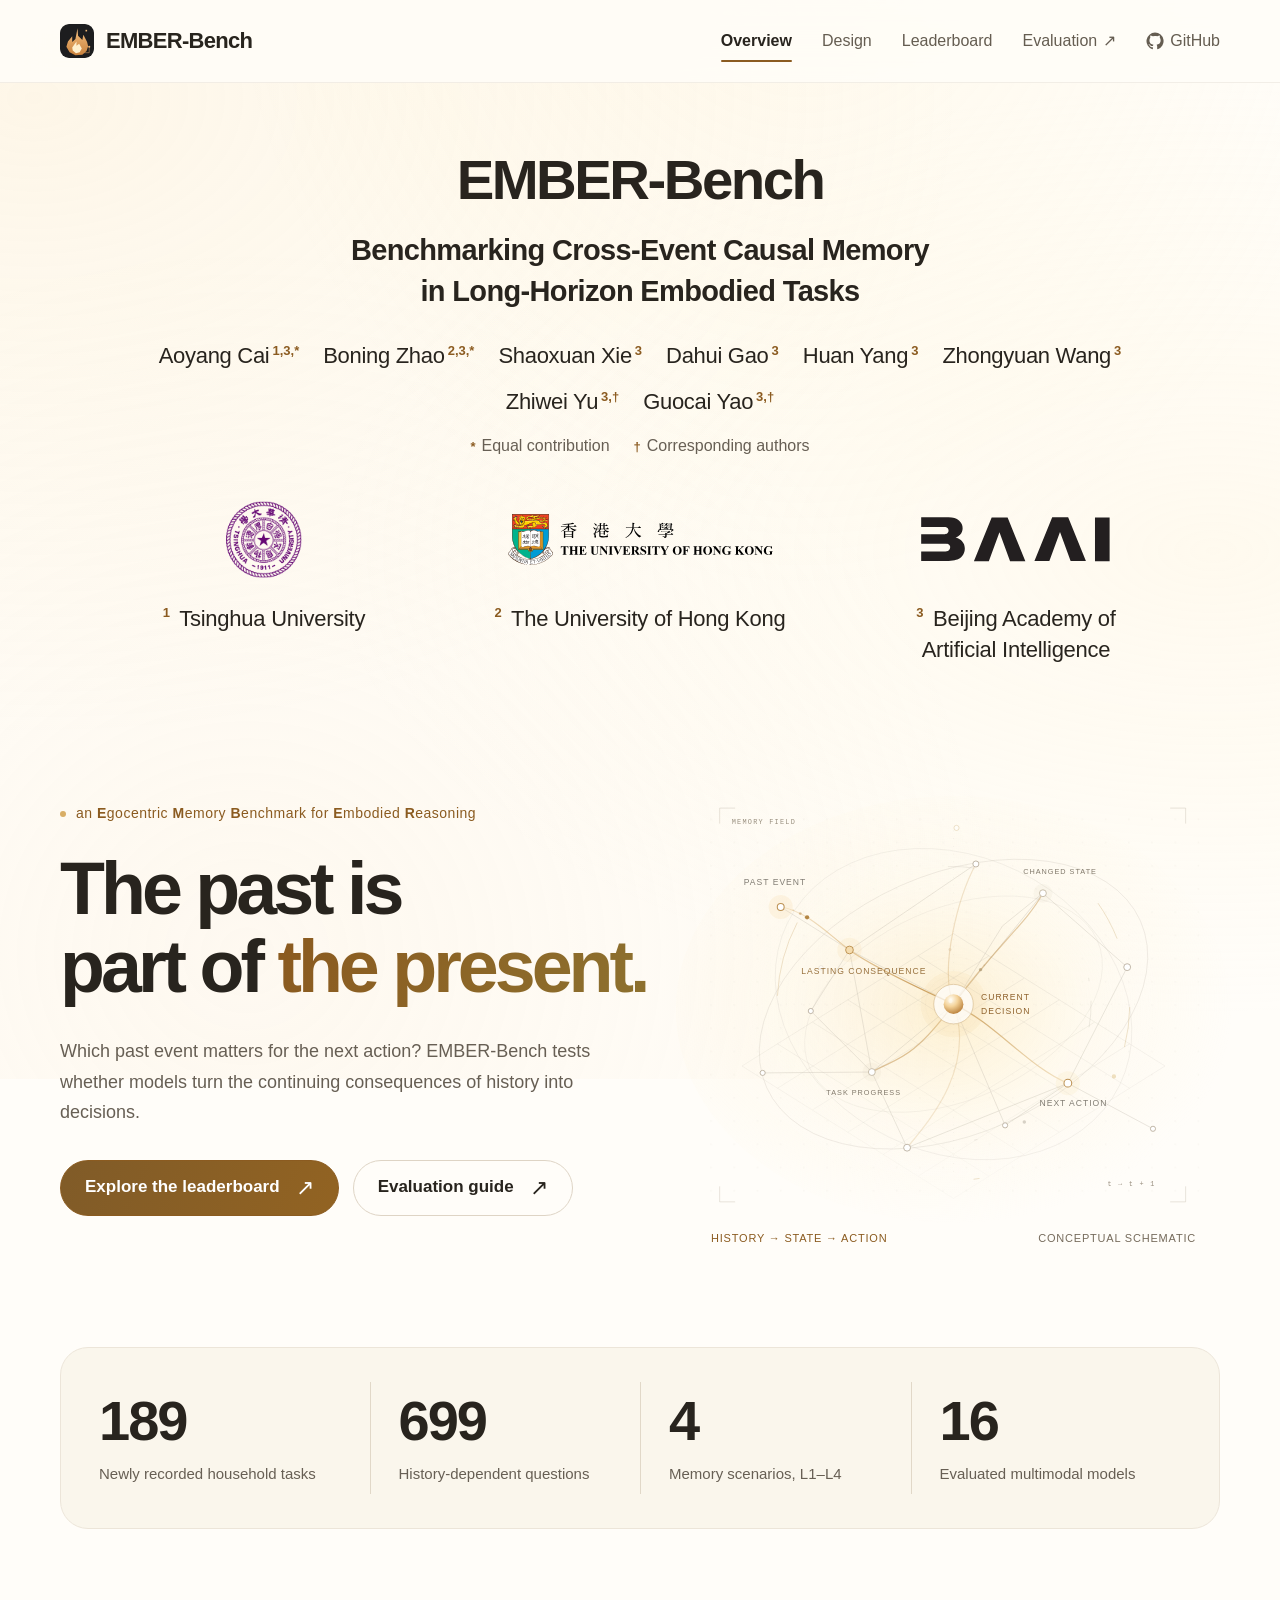
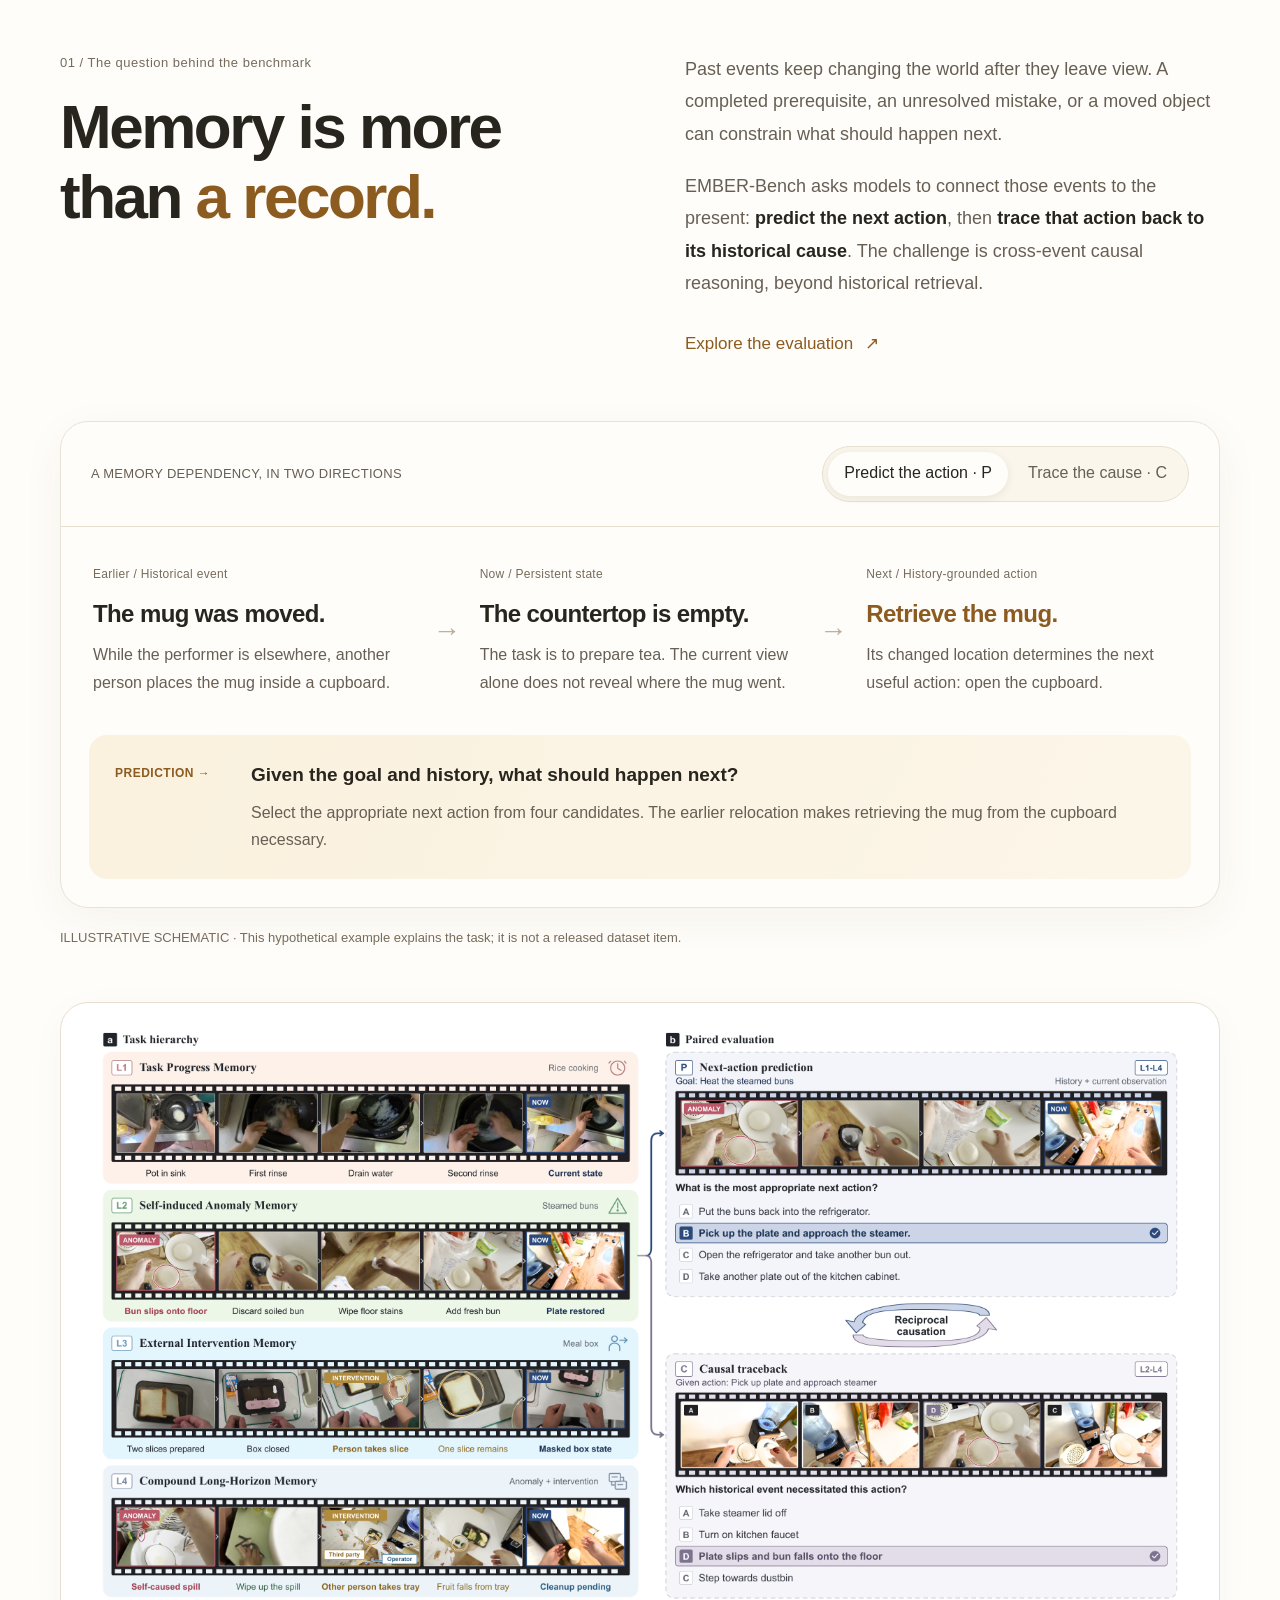
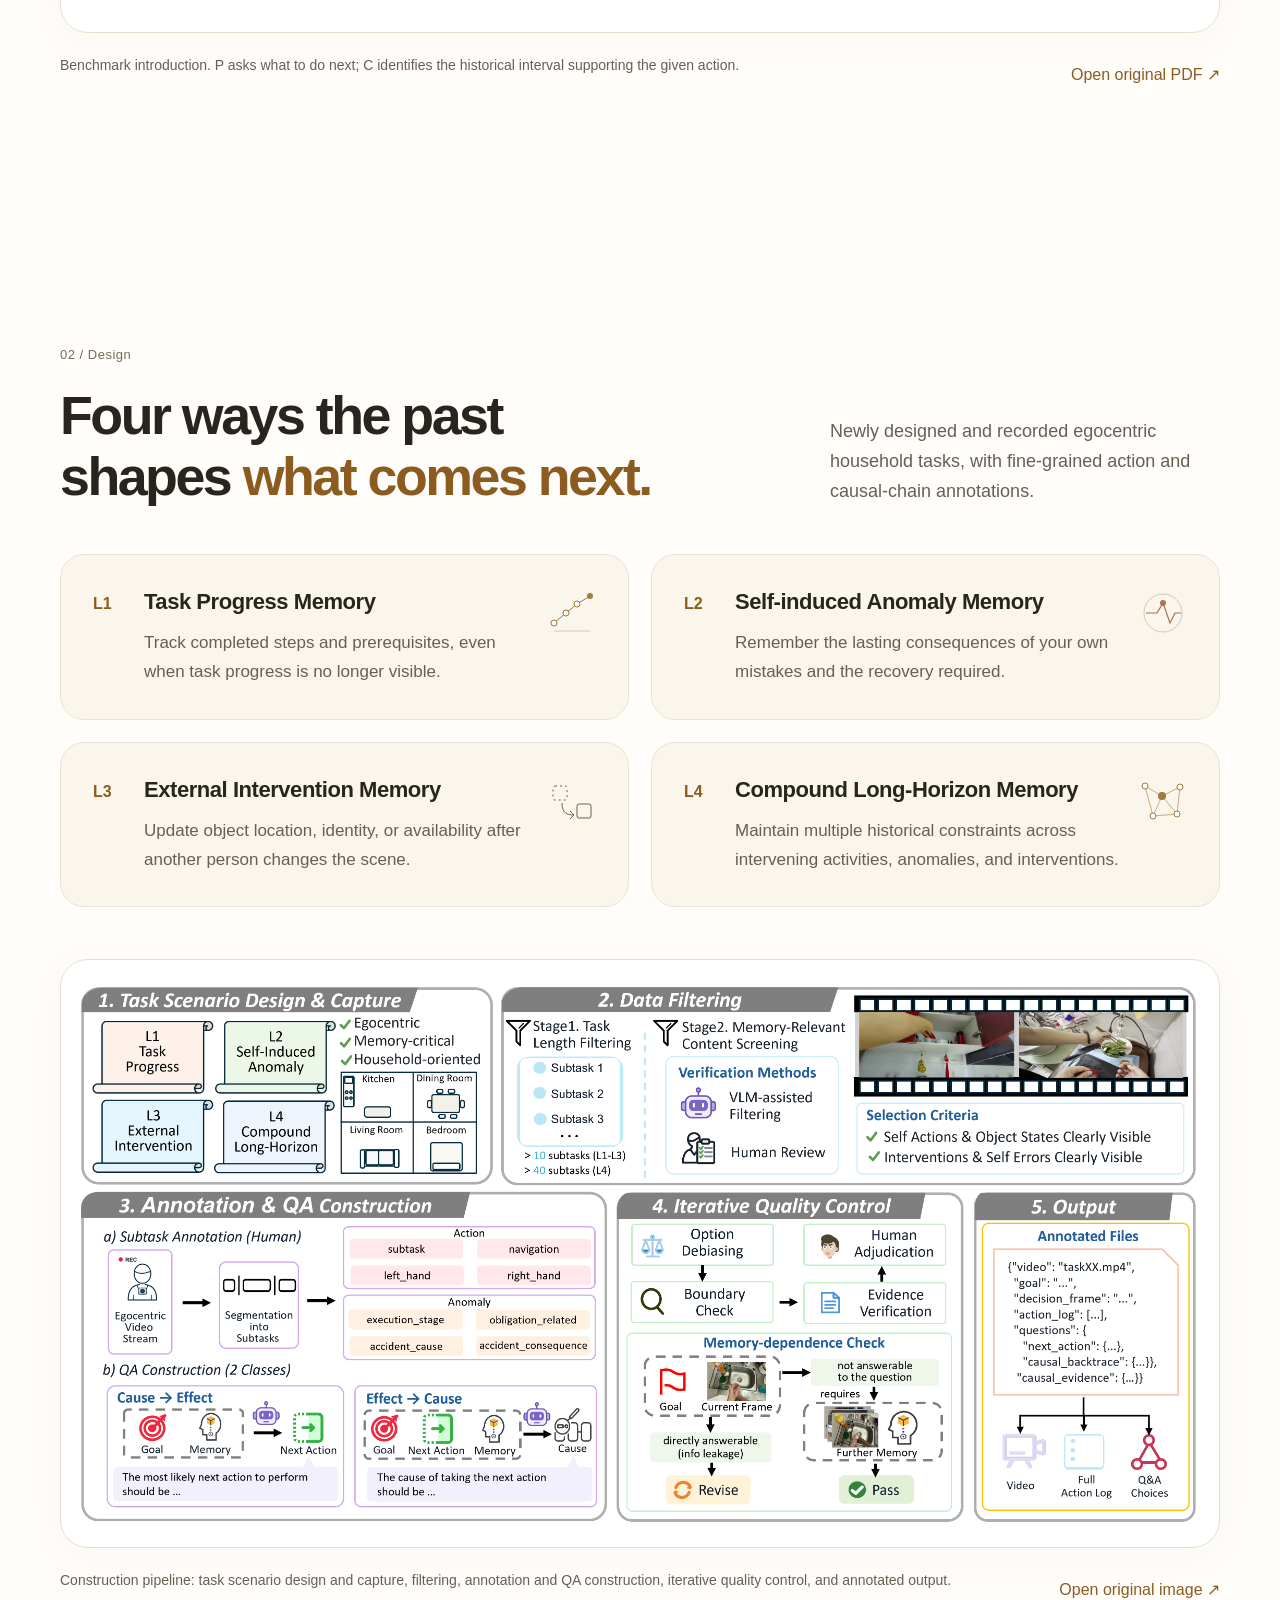
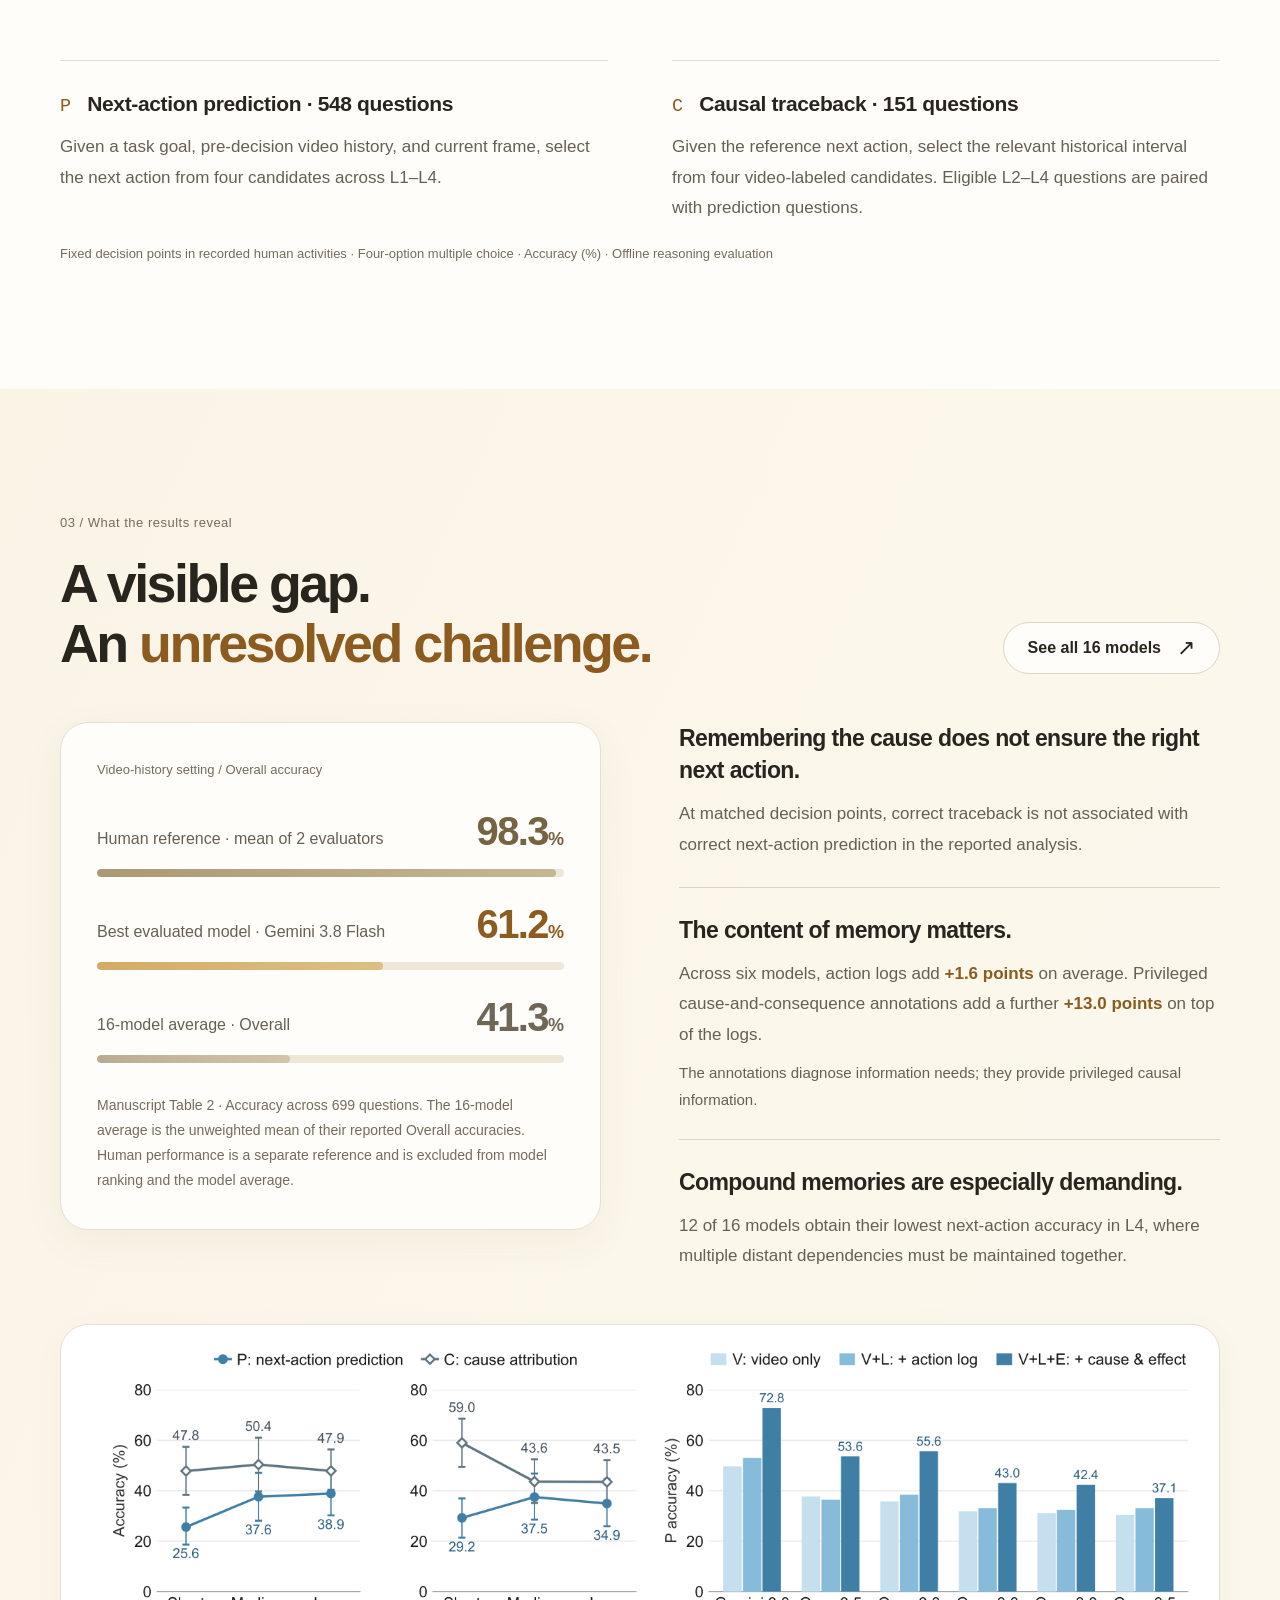
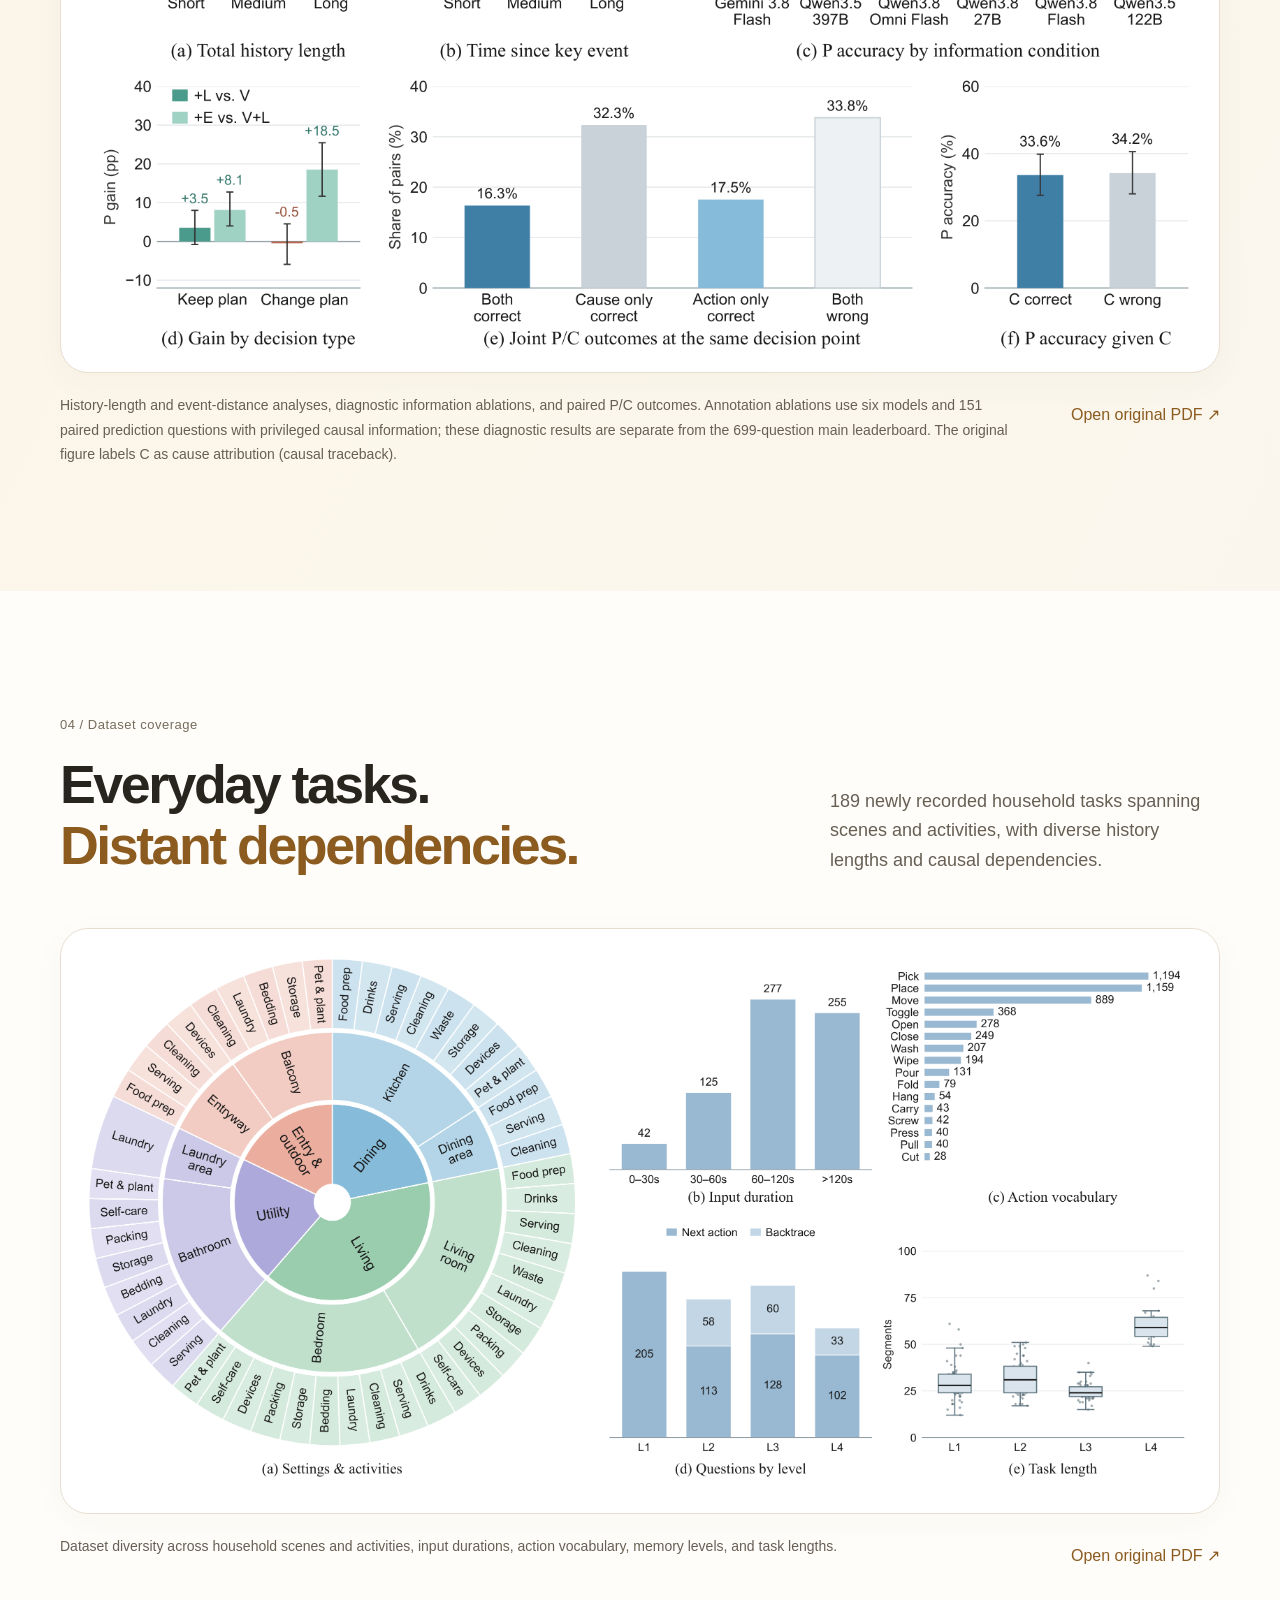
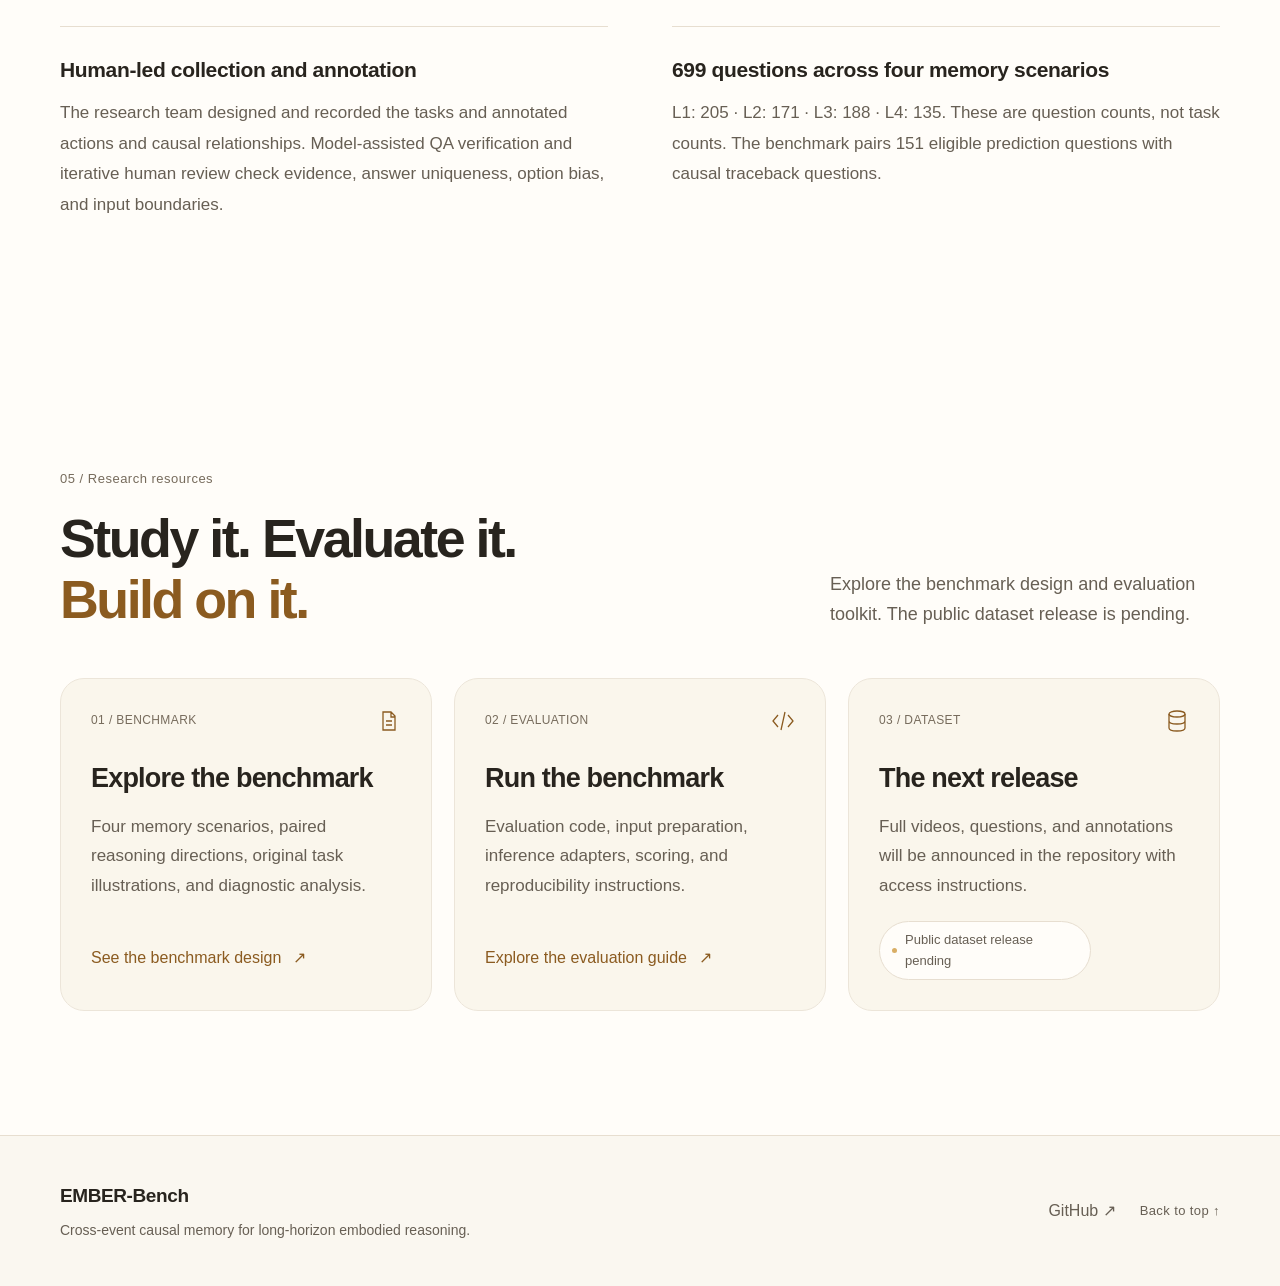
<file: docs/index.html>
<!doctype html>
<html lang="en">
<head>
  <meta charset="utf-8">
  <meta name="viewport" content="width=device-width, initial-scale=1">
  <meta name="description" content="EMBER-Bench evaluates cross-event causal memory in long-horizon embodied tasks: 189 household tasks, 699 questions, four memory scenarios, and two reasoning directions.">
  <meta name="theme-color" content="#fffdf9">
  <meta property="og:title" content="EMBER-Bench · Cross-event causal memory">
  <meta property="og:description" content="Which past event matters for the next action? An egocentric benchmark for long-horizon embodied reasoning.">
  <meta property="og:type" content="website">
  <title>EMBER-Bench · Cross-event causal memory</title>
  <link rel="icon" type="image/svg+xml" href="assets/favicon.svg?v=ember-flame-1">
  <link rel="stylesheet" href="assets/css/style.css?v=warm-memory-3">
  <script src="assets/js/common.js?v=owner-zhaoalexgoat-1" defer></script>
  <script src="assets/js/home.js?v=memory-bars-2" defer></script>
  <noscript><style>.nav-links{display:flex!important;position:static!important;padding:0!important;border:0!important;font-size:14px!important;gap:12px!important;background:none!important}.mobile-nav-toggle{display:none!important}.nav{height:auto!important;min-height:67px;flex-wrap:wrap;padding-top:14px!important;padding-bottom:14px!important}.direction-tabs{display:none!important}#panel-traceback{display:block!important}</style></noscript>
</head>
<body id="top">
<a class="skip-link" href="#main">Skip to content</a>
<header class="site-header">
  <nav class="container nav" aria-label="Main navigation">
    <a href="index.html" class="brand" aria-label="EMBER-Bench home"><img src="assets/favicon.svg?v=ember-flame-1" alt="" width="31" height="31"><span class="brand-wordmark">EMBER-Bench</span></a>
    <button class="mobile-nav-toggle" aria-expanded="false" aria-controls="main-navigation">Menu</button>
    <div class="nav-links" id="main-navigation">
      <a href="index.html" aria-current="page">Overview</a>
      <a href="#benchmark" class="home-benchmark">Design</a>
      <a href="leaderboard.html">Leaderboard</a>
      <a href="https://github.com/ZHAOAlexGoat/EMBER-Bench/blob/main/evaluation/README.md" data-repo-path="blob/main/evaluation/README.md">Evaluation <span aria-hidden="true">↗</span></a>
      <a href="https://github.com/ZHAOAlexGoat/EMBER-Bench" data-repo-path="" class="repo-link"><svg viewBox="0 0 24 24" fill="currentColor" aria-hidden="true"><path d="M12 .8a11.4 11.4 0 0 0-3.6 22.2c.6.1.8-.2.8-.6v-2.2c-3.3.7-4-1.4-4-1.4-.5-1.4-1.3-1.7-1.3-1.7-1.1-.8.1-.8.1-.8 1.2.1 1.8 1.2 1.8 1.2 1 1.8 2.8 1.3 3.5 1 .1-.8.4-1.3.7-1.6-2.6-.3-5.4-1.3-5.4-5.9 0-1.3.5-2.4 1.2-3.2-.1-.3-.5-1.5.1-3.2 0 0 1-.3 3.3 1.2A11.5 11.5 0 0 1 12 5.4c1 0 2 .1 2.9.4 2.3-1.5 3.3-1.2 3.3-1.2.6 1.7.2 2.9.1 3.2.8.8 1.2 1.9 1.2 3.2 0 4.6-2.8 5.6-5.4 5.9.4.4.8 1.1.8 2.2v3.3c0 .4.2.7.8.6A11.4 11.4 0 0 0 12 .8Z"/></svg>GitHub</a>
    </div>
  </nav>
</header>
<main id="main">
  <section class="research-team container" id="authors" aria-labelledby="team-heading">
    <header>
      <p class="research-name">EMBER-Bench</p>
      <h2 id="team-heading">Benchmarking Cross-Event Causal Memory<br class="research-title-break"> in Long-Horizon Embodied Tasks</h2>
    </header>
    <ul class="author-list" aria-label="Authors in contribution order">
      <li><span class="author-name">Aoyang Cai</span><sup aria-label="Tsinghua University and Beijing Academy of Artificial Intelligence; equal contribution">1,3,*</sup></li>
      <li><span class="author-name">Boning Zhao</span><sup aria-label="The University of Hong Kong and Beijing Academy of Artificial Intelligence; equal contribution">2,3,*</sup></li>
      <li><span class="author-name">Shaoxuan Xie</span><sup aria-label="Beijing Academy of Artificial Intelligence">3</sup></li>
      <li><span class="author-name">Dahui Gao</span><sup aria-label="Beijing Academy of Artificial Intelligence">3</sup></li>
      <li><span class="author-name">Huan Yang</span><sup aria-label="Beijing Academy of Artificial Intelligence">3</sup></li>
      <li><span class="author-name">Zhongyuan Wang</span><sup aria-label="Beijing Academy of Artificial Intelligence">3</sup></li>
      <li><span class="author-name">Zhiwei Yu</span><sup aria-label="Beijing Academy of Artificial Intelligence; corresponding author">3,†</sup></li>
      <li><span class="author-name">Guocai Yao</span><sup aria-label="Beijing Academy of Artificial Intelligence; corresponding author">3,†</sup></li>
    </ul>
    <p class="author-notes"><span><sup>*</sup> Equal contribution</span><span><sup>†</sup> Corresponding authors</span></p>
    <div class="affiliation-list" aria-label="Author affiliations">
      <a class="institution institution-tsinghua" href="https://www.tsinghua.edu.cn/en/">
        <div class="institution-mark"><span class="institution-seal" aria-hidden="true"></span></div>
        <p><sup>1</sup> Tsinghua University</p>
      </a>
      <a class="institution institution-hku" href="https://www.hku.hk/">
        <div class="institution-mark"><picture><source media="(max-width:600px)" srcset="assets/institutions/hku-crest.png"><img src="assets/institutions/hku.svg" alt="" width="208" height="40"></picture></div>
        <p><sup>2</sup> The University of Hong Kong</p>
      </a>
      <a class="institution institution-baai" href="https://www.baai.ac.cn/">
        <div class="institution-mark"><img src="assets/institutions/baai.svg" alt="" width="135" height="32"></div>
        <p><sup>3</sup> Beijing Academy of<br>Artificial Intelligence</p>
      </a>
    </div>
  </section>
  <section class="hero container" aria-labelledby="hero-title">
    <div class="hero-grid">
      <div class="hero-copy">
        <div class="eyebrow hero-eyebrow"><span>an <strong>E</strong>gocentric <strong>M</strong>emory <strong>B</strong>enchmark for <strong>E</strong>mbodied <strong>R</strong>easoning</span></div>
        <h1 id="hero-title">The past is<br>part of <em>the present.</em></h1>
        <p>Which past event matters for the next action? EMBER-Bench tests whether models turn the continuing consequences of history into decisions.</p>
        <div class="hero-actions">
          <a href="leaderboard.html" class="button button-primary">Explore the leaderboard <span class="arrow" aria-hidden="true">↗</span></a>
          <a href="https://github.com/ZHAOAlexGoat/EMBER-Bench/blob/main/evaluation/README.md" data-repo-path="blob/main/evaluation/README.md" class="button">Evaluation guide <span class="arrow" aria-hidden="true">↗</span></a>
        </div>
      </div>
      <div class="hero-visual memory-scene" data-memory-scene>
        <svg viewBox="0 0 620 540" role="img" aria-labelledby="memory-title memory-desc">
          <title id="memory-title">An unfolding field of causal memory</title>
          <desc id="memory-desc">Conceptual schematic. Signals move between past events, lasting consequences, a current decision, and the next action. This is an illustration, not benchmark data.</desc>
          <defs>
            <radialGradient id="memory-atmosphere"><stop offset="0" stop-color="#ffe9b0" stop-opacity=".34"/><stop offset=".52" stop-color="#fff1d7" stop-opacity=".16"/><stop offset="1" stop-color="#fff" stop-opacity="0"/></radialGradient>
            <radialGradient id="memory-pearl" cx=".36" cy=".26" r=".8"><stop stop-color="#fffdf5"/><stop offset=".45" stop-color="#f4d39a"/><stop offset="1" stop-color="#b67b35"/></radialGradient>
            <linearGradient id="memory-thread" x1="106" y1="139" x2="452" y2="368" gradientUnits="userSpaceOnUse"><stop stop-color="#e9c995" stop-opacity=".38"/><stop offset=".55" stop-color="#bb883f" stop-opacity=".9"/><stop offset="1" stop-color="#eed5a7" stop-opacity=".54"/></linearGradient>
            <linearGradient id="memory-fade" x1="0" y1="80" x2="0" y2="510" gradientUnits="userSpaceOnUse"><stop stop-color="#afa99e" stop-opacity="0"/><stop offset=".3" stop-color="#afa99e" stop-opacity=".32"/><stop offset=".9" stop-color="#afa99e" stop-opacity=".08"/></linearGradient>
            <filter id="memory-soft-glow" x="-100%" y="-100%" width="300%" height="300%"><feGaussianBlur stdDeviation="8"/></filter>
            <pattern id="memory-dots" width="27" height="27" patternUnits="userSpaceOnUse"><circle cx="1" cy="1" r=".65" fill="#c9c2b7" opacity=".45"/></pattern>
            <mask id="memory-grid-mask"><rect width="620" height="540" fill="url(#memory-atmosphere)"/></mask>
          </defs>
          <rect x="24" y="32" width="572" height="470" fill="url(#memory-dots)" opacity=".55"/>
          <ellipse cx="310" cy="283" rx="240" ry="213" fill="url(#memory-atmosphere)"/>
          <g data-memory-depth fill="none" stroke="url(#memory-fade)" stroke-width=".7">
            <path d="M64 342 310 188 556 342 310 496Z M105 368 351 214 M146 393 392 240 M187 419 433 265 M228 445 474 291 M269 470 515 316 M105 316 351 470 M146 291 392 445 M187 265 433 419 M228 240 474 393 M269 214 515 368"/>
          </g>
          <g data-memory-field>
            <g fill="none" stroke="#aaa399" stroke-width=".65">
              <ellipse cx="310" cy="270" rx="238" ry="151" transform="rotate(-24 310 270)" opacity=".31"/>
              <ellipse cx="310" cy="270" rx="215" ry="172" transform="rotate(26 310 270)" opacity=".23"/>
              <ellipse cx="310" cy="270" rx="183" ry="111" transform="rotate(-24 310 270)" opacity=".2"/>
              <path d="M97 270h426M310 68v404" stroke-dasharray="1 8" opacity=".21"/>
            </g>
            <g data-memory-orbit="1" fill="none" stroke="#cbab71" stroke-width=".8" opacity=".48">
              <circle cx="310" cy="270" r="205" stroke-dasharray="47 241 7 355 89 420"/>
              <circle cx="310" cy="65" r="3" fill="#fff"/><circle cx="498" cy="351" r="2.5" fill="#dec184" stroke="none"/>
            </g>
            <g data-memory-orbit="-1" fill="none" stroke="#c7c0b5" stroke-width=".6" opacity=".58">
              <circle cx="310" cy="270" r="160" stroke-dasharray="31 196 4 520"/>
              <circle cx="157" cy="224" r="2.5" fill="#fff"/><circle cx="389" cy="409" r="2" fill="#bab2a6" stroke="none"/>
            </g>
            <g fill="none" stroke="#b8b0a3" stroke-width=".8" opacity=".44">
              <path d="M109 157 189 207 215 349 310 270 414 141 512 227 443 362 370 411 310 270 189 207 336 107"/>
              <path d="M88 350 215 349 256 437 443 362 542 415M189 207l-45 71 71 71M310 270l57-91 47-38"/>
            </g>
            <g fill="none" stroke="url(#memory-thread)" stroke-width="1.4" stroke-linecap="round">
              <path data-memory-path="history" d="M109 157 C139 161 167 191 189 207 S262 248 310 270 S398 344 443 362"/>
              <path data-memory-path="recall" d="M414 141 C394 177 360 202 310 270 S242 333 215 349" opacity=".55"/>
              <path data-memory-path="state" d="M256 437 C279 409 337 345 310 270 C293 228 316 144 336 107" opacity=".31"/>
            </g>
            <g fill="#fff" stroke="#b8ad9b" stroke-width="1">
              <circle cx="512" cy="227" r="4"/><circle cx="336" cy="107" r="3.5"/><circle cx="144" cy="278" r="3"/><circle cx="88" cy="350" r="3"/><circle cx="256" cy="437" r="4"/><circle cx="370" cy="411" r="3"/><circle cx="542" cy="415" r="3"/>
            </g>
            <g data-memory-node="0" data-x="109" data-y="157"><circle data-node-halo cx="109" cy="157" r="12" fill="#f4d39a" opacity=".12"/><circle cx="109" cy="157" r="4" fill="#fff" stroke="#bd9253" stroke-width="1.2"/></g>
            <g data-memory-node="1" data-x="189" data-y="207"><circle data-node-halo cx="189" cy="207" r="14" fill="#f4d39a" opacity=".15"/><circle cx="189" cy="207" r="4.5" fill="#f5dcae" stroke="#b78a47" stroke-width="1"/></g>
            <g data-memory-node="2" data-x="310" data-y="270"><circle data-node-halo cx="310" cy="270" r="38" fill="#ebc88b" opacity=".1"/></g>
            <g data-memory-node="3" data-x="443" data-y="362"><circle data-node-halo cx="443" cy="362" r="14" fill="#f4d39a" opacity=".14"/><circle cx="443" cy="362" r="4.5" fill="#fff" stroke="#bd9253" stroke-width="1.2"/></g>
            <g data-memory-node="4" data-x="414" data-y="141"><circle data-node-halo cx="414" cy="141" r="11" fill="#c0b49a" opacity=".08"/><circle cx="414" cy="141" r="4" fill="#fff" stroke="#c1b59f" stroke-width="1"/></g>
            <g data-memory-node="5" data-x="215" data-y="349"><circle data-node-halo cx="215" cy="349" r="11" fill="#c0b49a" opacity=".08"/><circle cx="215" cy="349" r="4" fill="#fff" stroke="#c1b59f" stroke-width="1"/></g>
            <g fill="none" stroke="#c9a76c" stroke-width=".7"><circle data-memory-ripple="0" cx="310" cy="270" r="32" opacity=".12"/><circle data-memory-ripple="1" cx="310" cy="270" r="53" opacity=".08"/></g>
            <circle cx="310" cy="270" r="28" fill="#f5dcae" opacity=".2" filter="url(#memory-soft-glow)"/>
            <circle cx="310" cy="270" r="23" fill="#fff" fill-opacity=".72" stroke="#d5ba8c" stroke-width=".75"/>
            <circle data-memory-core cx="310" cy="270" r="11.5" fill="url(#memory-pearl)"/>
            <circle cx="306.5" cy="266.5" r="2.4" fill="#fffaf0" opacity=".66"/>
            <g data-memory-signal="history" fill="#ac7b34"><circle data-signal-tail="2" cx="173" cy="196" r="1.1" opacity=".22"/><circle data-signal-tail="1" cx="180" cy="202" r="1.6" opacity=".45"/><circle data-signal-head cx="189" cy="207" r="2.5"/></g>
            <g data-memory-signal="recall" fill="#a48e67" opacity=".65"><circle data-signal-tail="1" cx="373" cy="196" r="1.2" opacity=".35"/><circle data-signal-head cx="366" cy="205" r="2"/></g>
            <g data-memory-signal="state" fill="#cfb58c" opacity=".45"><circle data-signal-head cx="295" cy="315" r="1.8"/></g>
          </g>
          <g font-family="-apple-system,BlinkMacSystemFont,Segoe UI,sans-serif" font-size="10" letter-spacing="1.15" fill="#817c73">
            <text x="66" y="132">PAST EVENT</text><text x="133" y="235" fill="#98713d">LASTING CONSEQUENCE</text>
            <text x="342" y="265" fill="#8f622c">CURRENT</text><text x="342" y="281" fill="#8f622c">DECISION</text>
            <text x="410" y="389">NEXT ACTION</text><text x="391" y="119" font-size="8.5" fill="#82796b">CHANGED STATE</text><text x="162" y="376" font-size="8.5" fill="#82796b">TASK PROGRESS</text>
          </g>
          <g fill="none" stroke="#c4bcae" stroke-width=".65" opacity=".7"><path d="M38 60V42h18M562 42h18v18M38 482v18h18M562 500h18v-18"/></g>
          <g font-family="ui-monospace,Consolas,monospace" font-size="8" letter-spacing="1.45" fill="#998f7f"><text x="52" y="61">MEMORY FIELD</text><text x="489" y="481">t → t + 1</text></g>
        </svg>
        <div class="visual-caption"><span>HISTORY → STATE → ACTION</span><span>CONCEPTUAL SCHEMATIC</span></div>
        <script src="assets/js/memory-scene.js?v=light-memory-1" defer></script>
      </div>
    </div>
  </section>
  <div class="container">
    <div class="metrics" aria-label="Benchmark at a glance">
      <div class="metric"><div class="metric-number">189</div><div class="metric-label">Newly recorded household tasks</div></div>
      <div class="metric"><div class="metric-number">699</div><div class="metric-label">History-dependent questions</div></div>
      <div class="metric"><div class="metric-number">4</div><div class="metric-label">Memory scenarios, L1–L4</div></div>
      <div class="metric"><div class="metric-number">16</div><div class="metric-label">Evaluated multimodal models</div></div>
    </div>
  </div>
  <section class="section container" id="memory" aria-labelledby="memory-heading">
    <div class="intro-grid">
      <div><div class="section-index">01 / The question behind the benchmark</div><h2 id="memory-heading">Memory is more<br>than <em>a record.</em></h2></div>
      <div class="intro-copy"><p>Past events keep changing the world after they leave view. A completed prerequisite, an unresolved mistake, or a moved object can constrain what should happen next.</p><p>EMBER-Bench asks models to connect those events to the present: <strong>predict the next action</strong>, then <strong>trace that action back to its historical cause</strong>. The challenge is cross-event causal reasoning, beyond historical retrieval.</p><a href="https://github.com/ZHAOAlexGoat/EMBER-Bench/blob/main/evaluation/README.md" data-repo-path="blob/main/evaluation/README.md" class="inline-link">Explore the evaluation <span aria-hidden="true">↗</span></a></div>
    </div>
    <div class="schematic">
      <div class="schematic-top"><span class="schematic-label">A MEMORY DEPENDENCY, IN TWO DIRECTIONS</span><div class="direction-tabs" role="tablist" aria-label="Reasoning direction"><button id="tab-prediction" role="tab" aria-selected="true" aria-controls="panel-prediction">Predict the action · P</button><button id="tab-traceback" role="tab" aria-selected="false" aria-controls="panel-traceback" tabindex="-1">Trace the cause · C</button></div></div>
      <div class="event-chain">
        <div class="event-cell"><div class="event-tag">Earlier / Historical event</div><h3>The mug was moved.</h3><p>While the performer is elsewhere, another person places the mug inside a cupboard.</p></div>
        <span class="chain-arrow" aria-hidden="true">→</span>
        <div class="event-cell"><div class="event-tag">Now / Persistent state</div><h3>The countertop is empty.</h3><p>The task is to prepare tea. The current view alone does not reveal where the mug went.</p></div>
        <span class="chain-arrow" aria-hidden="true">→</span>
        <div class="event-cell ember"><div class="event-tag">Next / History-grounded action</div><h3>Retrieve the mug.</h3><p>Its changed location determines the next useful action: open the cupboard.</p></div>
      </div>
      <div class="direction-answer" id="panel-prediction" role="tabpanel" aria-labelledby="tab-prediction" tabindex="0"><div class="answer-tag">PREDICTION →</div><div><h4>Given the goal and history, what should happen next?</h4><p>Select the appropriate next action from four candidates. The earlier relocation makes retrieving the mug from the cupboard necessary.</p></div></div>
      <div class="direction-answer" id="panel-traceback" role="tabpanel" aria-labelledby="tab-traceback" tabindex="0" hidden><div class="answer-tag">← TRACEBACK</div><div><h4>Given the reference action, which past event makes it necessary?</h4><p>Select the video interval containing the relevant historical event from four labeled intervals. Here, it is the mug’s relocation.</p></div></div>
    </div>
    <p class="schematic-note">ILLUSTRATIVE SCHEMATIC · This hypothetical example explains the task; it is not a released dataset item.</p>
    <a href="assets/figures/benchmark_overview_film.pdf" class="figure-box original-figure" aria-label="Open the original benchmark introduction PDF"><img src="assets/figures/benchmark_overview_film.png" alt="Original benchmark introduction showing task filmstrips for four memory scenarios and the paired next-action prediction and causal traceback questions." loading="lazy" width="3200" height="1688"></a>
    <div class="figure-caption"><span>Benchmark introduction. P asks what to do next; C identifies the historical interval supporting the given action.</span><a href="assets/figures/benchmark_overview_film.pdf">Open original PDF ↗</a></div>
  </section>
  <section class="section container" id="benchmark" aria-labelledby="benchmark-heading">
    <div class="section-heading"><div><div class="section-index">02 / Design</div><h2 id="benchmark-heading">Four ways the past<br>shapes <em>what comes next.</em></h2></div><p>Newly designed and recorded egocentric household tasks, with fine-grained action and causal-chain annotations.</p></div>
    <div class="scenario-list">
      <article class="scenario"><div class="scenario-level">L1</div><div><h3>Task Progress Memory</h3><p>Track completed steps and prerequisites, even when task progress is no longer visible.</p></div><svg class="scenario-glyph" viewBox="0 0 48 48" aria-hidden="true"><path d="M6 34 18 24 29 15 42 7" fill="none" stroke="#efad79" stroke-width="1"/><g fill="#101316" stroke="#efad79"><circle cx="6" cy="34" r="3"/><circle cx="18" cy="24" r="3"/><circle cx="29" cy="15" r="3"/></g><circle cx="42" cy="7" r="3" fill="#efad79"/><path d="M6 42h36" stroke="#30363a"/></svg></article>
      <article class="scenario"><div class="scenario-level">L2</div><div><h3>Self-induced Anomaly Memory</h3><p>Remember the lasting consequences of your own mistakes and the recovery required.</p></div><svg class="scenario-glyph" viewBox="0 0 48 48" aria-hidden="true"><path d="M7 24h11l6-10 7 20 5-10h6" fill="none" stroke="#e78775" stroke-width="1.2"/><circle cx="24" cy="24" r="19" fill="none" stroke="#30363a"/><circle cx="24" cy="14" r="3" fill="#e78775"/></svg></article>
      <article class="scenario"><div class="scenario-level">L3</div><div><h3>External Intervention Memory</h3><p>Update object location, identity, or availability after another person changes the scene.</p></div><svg class="scenario-glyph" viewBox="0 0 48 48" aria-hidden="true"><rect x="5" y="9" width="14" height="14" rx="2" fill="none" stroke="#a2c9bd" stroke-dasharray="2 3"/><rect x="29" y="27" width="14" height="14" rx="2" fill="none" stroke="#a2c9bd"/><path d="M14 26c0 10 5 12 12 12m-4-4 4 4-4 4" fill="none" stroke="#a2c9bd"/></svg></article>
      <article class="scenario"><div class="scenario-level">L4</div><div><h3>Compound Long-Horizon Memory</h3><p>Maintain multiple historical constraints across intervening activities, anomalies, and interventions.</p></div><svg class="scenario-glyph" viewBox="0 0 48 48" aria-hidden="true"><path d="m6 9 17 10 18-9M23 19l-9 20m9-20 15 18M6 9l8 30 24-2 3-27" fill="none" stroke="#efad79" opacity=".6"/><g fill="#101316" stroke="#efad79"><circle cx="6" cy="9" r="3"/><circle cx="41" cy="10" r="3"/><circle cx="14" cy="39" r="3"/><circle cx="38" cy="37" r="3"/></g><circle cx="23" cy="19" r="4" fill="#efad79"/></svg></article>
    </div>
    <a href="assets/figures/benchmark_design.png" class="figure-box original-figure" aria-label="Open the original benchmark design image"><img src="assets/figures/benchmark_design.png" alt="Original five-stage construction pipeline: task scenario design and capture, data filtering, annotation and QA construction, iterative quality control, and annotated output." loading="lazy" width="4287" height="2094"></a>
    <div class="figure-caption"><span>Construction pipeline: task scenario design and capture, filtering, annotation and QA construction, iterative quality control, and annotated output.</span><a href="assets/figures/benchmark_design.png">Open original image ↗</a></div>
    <div class="protocol-grid">
      <div class="protocol-item"><h3><code>P</code> &nbsp; Next-action prediction · 548 questions</h3><p>Given a task goal, pre-decision video history, and current frame, select the next action from four candidates across L1–L4.</p></div>
      <div class="protocol-item"><h3><code>C</code> &nbsp; Causal traceback · 151 questions</h3><p>Given the reference next action, select the relevant historical interval from four video-labeled candidates. Eligible L2–L4 questions are paired with prediction questions.</p></div>
    </div>
    <p class="schematic-note">Fixed decision points in recorded human activities · Four-option multiple choice · Accuracy (%) · Offline reasoning evaluation</p>
  </section>
  <section class="section results-section" aria-labelledby="findings-heading"><div class="container">
    <div class="section-heading"><div><div class="section-index">03 / What the results reveal</div><h2 id="findings-heading">A visible gap.<br>An <em>unresolved challenge.</em></h2></div><a href="leaderboard.html" class="button">See all 16 models <span class="arrow" aria-hidden="true">↗</span></a></div>
    <div class="findings-grid">
      <div class="score-comparison"><header>Video-history setting / Overall accuracy</header><div class="score-row human"><span class="score-label">Human reference · mean of 2 evaluators</span><strong>98.3<span>%</span></strong><div class="score-bar" style="--value:98.3%"><span></span></div></div><div class="score-row model"><span class="score-label">Best evaluated model · Gemini 3.8 Flash</span><strong>61.2<span>%</span></strong><div class="score-bar" style="--value:61.2%"><span></span></div></div><div class="score-row average"><span class="score-label">16-model average · Overall</span><strong id="model-average">41.3<span>%</span></strong><div class="score-bar" style="--value:41.26875%"><span></span></div></div><p class="comparison-note">Manuscript Table 2 · Accuracy across 699 questions. The 16-model average is the unweighted mean of their reported Overall accuracies. Human performance is a separate reference and is excluded from model ranking and the model average.</p></div>
      <div><article class="finding"><h3>Remembering the cause does not ensure the right next action.</h3><p>At matched decision points, correct traceback is not associated with correct next-action prediction in the reported analysis.</p></article><article class="finding"><h3>The content of memory matters.</h3><p>Across six models, action logs add <span class="gain">+1.6 points</span> on average. Privileged cause-and-consequence annotations add a further <span class="gain">+13.0 points</span> on top of the logs.</p><p style="margin-top:8px;font-size:10px">The annotations diagnose information needs; they provide privileged causal information.</p></article><article class="finding"><h3>Compound memories are especially demanding.</h3><p>12 of 16 models obtain their lowest next-action accuracy in L4, where multiple distant dependencies must be maintained together.</p></article></div>
    </div>
    <a href="assets/figures/section4_analysis.pdf" class="figure-box original-figure" aria-label="Open the original six-panel experimental analysis PDF"><img src="assets/figures/section4_analysis.png" alt="Original six-panel analysis figure showing history-length and event-distance breakdowns, diagnostic information ablations, and paired prediction and traceback outcomes." loading="lazy" width="3200" height="1738"></a>
    <div class="figure-caption"><span>History-length and event-distance analyses, diagnostic information ablations, and paired P/C outcomes. Annotation ablations use six models and 151 paired prediction questions with privileged causal information; these diagnostic results are separate from the 699-question main leaderboard. The original figure labels C as cause attribution (causal traceback).</span><a href="assets/figures/section4_analysis.pdf">Open original PDF ↗</a></div>
  </div></section>
  <section class="section container" id="construction" aria-labelledby="construction-heading">
    <div class="section-heading"><div><div class="section-index">04 / Dataset coverage</div><h2 id="construction-heading">Everyday tasks.<br><em>Distant dependencies.</em></h2></div><p>189 newly recorded household tasks spanning scenes and activities, with diverse history lengths and causal dependencies.</p></div>
    <a href="assets/figures/benchmark_diversity.pdf" class="figure-box original-figure" aria-label="Open the original benchmark diversity PDF"><img src="assets/figures/benchmark_diversity.png" alt="Original dataset diversity figure showing household scenes and activities, input durations, action vocabulary, questions per memory level, and task lengths." loading="lazy" width="3200" height="1557"></a>
    <div class="figure-caption"><span>Dataset diversity across household scenes and activities, input durations, action vocabulary, memory levels, and task lengths.</span><a href="assets/figures/benchmark_diversity.pdf">Open original PDF ↗</a></div>
    <div class="protocol-grid">
      <div class="protocol-item"><h3>Human-led collection and annotation</h3><p>The research team designed and recorded the tasks and annotated actions and causal relationships. Model-assisted QA verification and iterative human review check evidence, answer uniqueness, option bias, and input boundaries.</p></div>
      <div class="protocol-item"><h3>699 questions across four memory scenarios</h3><p>L1: 205 · L2: 171 · L3: 188 · L4: 135. These are question counts, not task counts. The benchmark pairs 151 eligible prediction questions with causal traceback questions.</p></div>
    </div>
  </section>
  <section class="section container" id="resources" aria-labelledby="resources-heading">
    <div class="section-heading"><div><div class="section-index">05 / Research resources</div><h2 id="resources-heading">Study it. Evaluate it.<br><em>Build on it.</em></h2></div><p>Explore the benchmark design and evaluation toolkit. The public dataset release is pending.</p></div>
    <div class="resources-grid">
      <article class="resource"><div class="resource-top"><span>01 / BENCHMARK</span><svg viewBox="0 0 24 24" fill="none" stroke-width="1.3" aria-hidden="true"><path d="M6 3h8l4 4v14H6ZM14 3v5h4M9 12h6m-6 4h6"/></svg></div><h3>Explore the benchmark</h3><p>Four memory scenarios, paired reasoning directions, original task illustrations, and diagnostic analysis.</p><a href="#benchmark">See the benchmark design <span aria-hidden="true">↗</span></a></article>
      <article class="resource"><div class="resource-top"><span>02 / EVALUATION</span><svg viewBox="0 0 24 24" fill="none" stroke-width="1.3" aria-hidden="true"><path d="m7 6-5 6 5 6m10-12 5 6-5 6M14 3l-4 18"/></svg></div><h3>Run the benchmark</h3><p>Evaluation code, input preparation, inference adapters, scoring, and reproducibility instructions.</p><a href="https://github.com/ZHAOAlexGoat/EMBER-Bench/blob/main/evaluation/README.md" data-repo-path="blob/main/evaluation/README.md">Explore the evaluation guide <span aria-hidden="true">↗</span></a></article>
      <article class="resource"><div class="resource-top"><span>03 / DATASET</span><svg viewBox="0 0 24 24" fill="none" stroke-width="1.3" aria-hidden="true"><ellipse cx="12" cy="5" rx="8" ry="3"/><path d="M4 5v7c0 4 16 4 16 0V5M4 12v7c0 4 16 4 16 0v-7"/></svg></div><h3>The next release</h3><p>Full videos, questions, and annotations will be announced in the repository with access instructions.</p><span class="pending-badge">Public dataset release pending</span></article>
    </div>
  </section>
</main>
<footer class="site-footer"><div class="container footer-inner"><div class="footer-brand">EMBER-Bench<p>Cross-event causal memory for long-horizon embodied reasoning.</p></div><div class="footer-links"><a href="https://github.com/ZHAOAlexGoat/EMBER-Bench" data-repo-path="">GitHub ↗</a><a href="#top" class="back-to-top">Back to top ↑</a></div></div></footer>
</body>
</html>
</file>
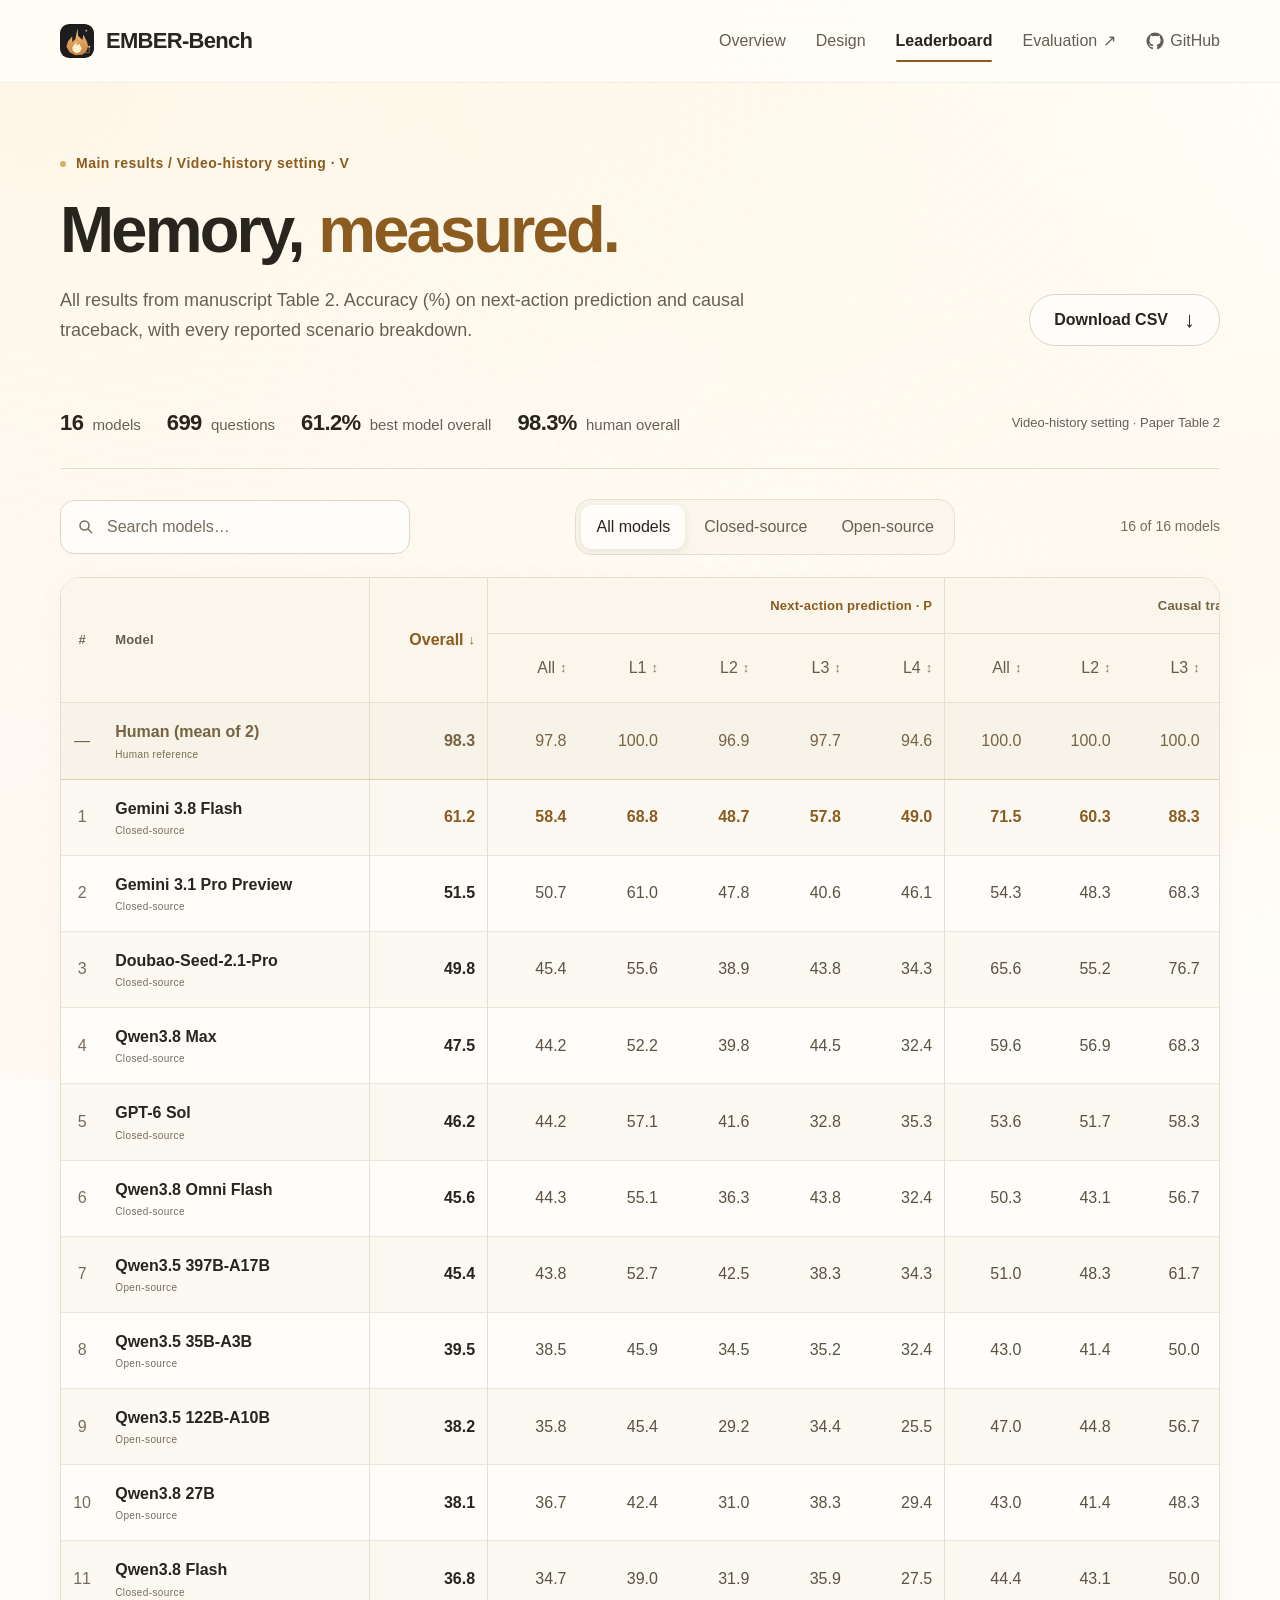
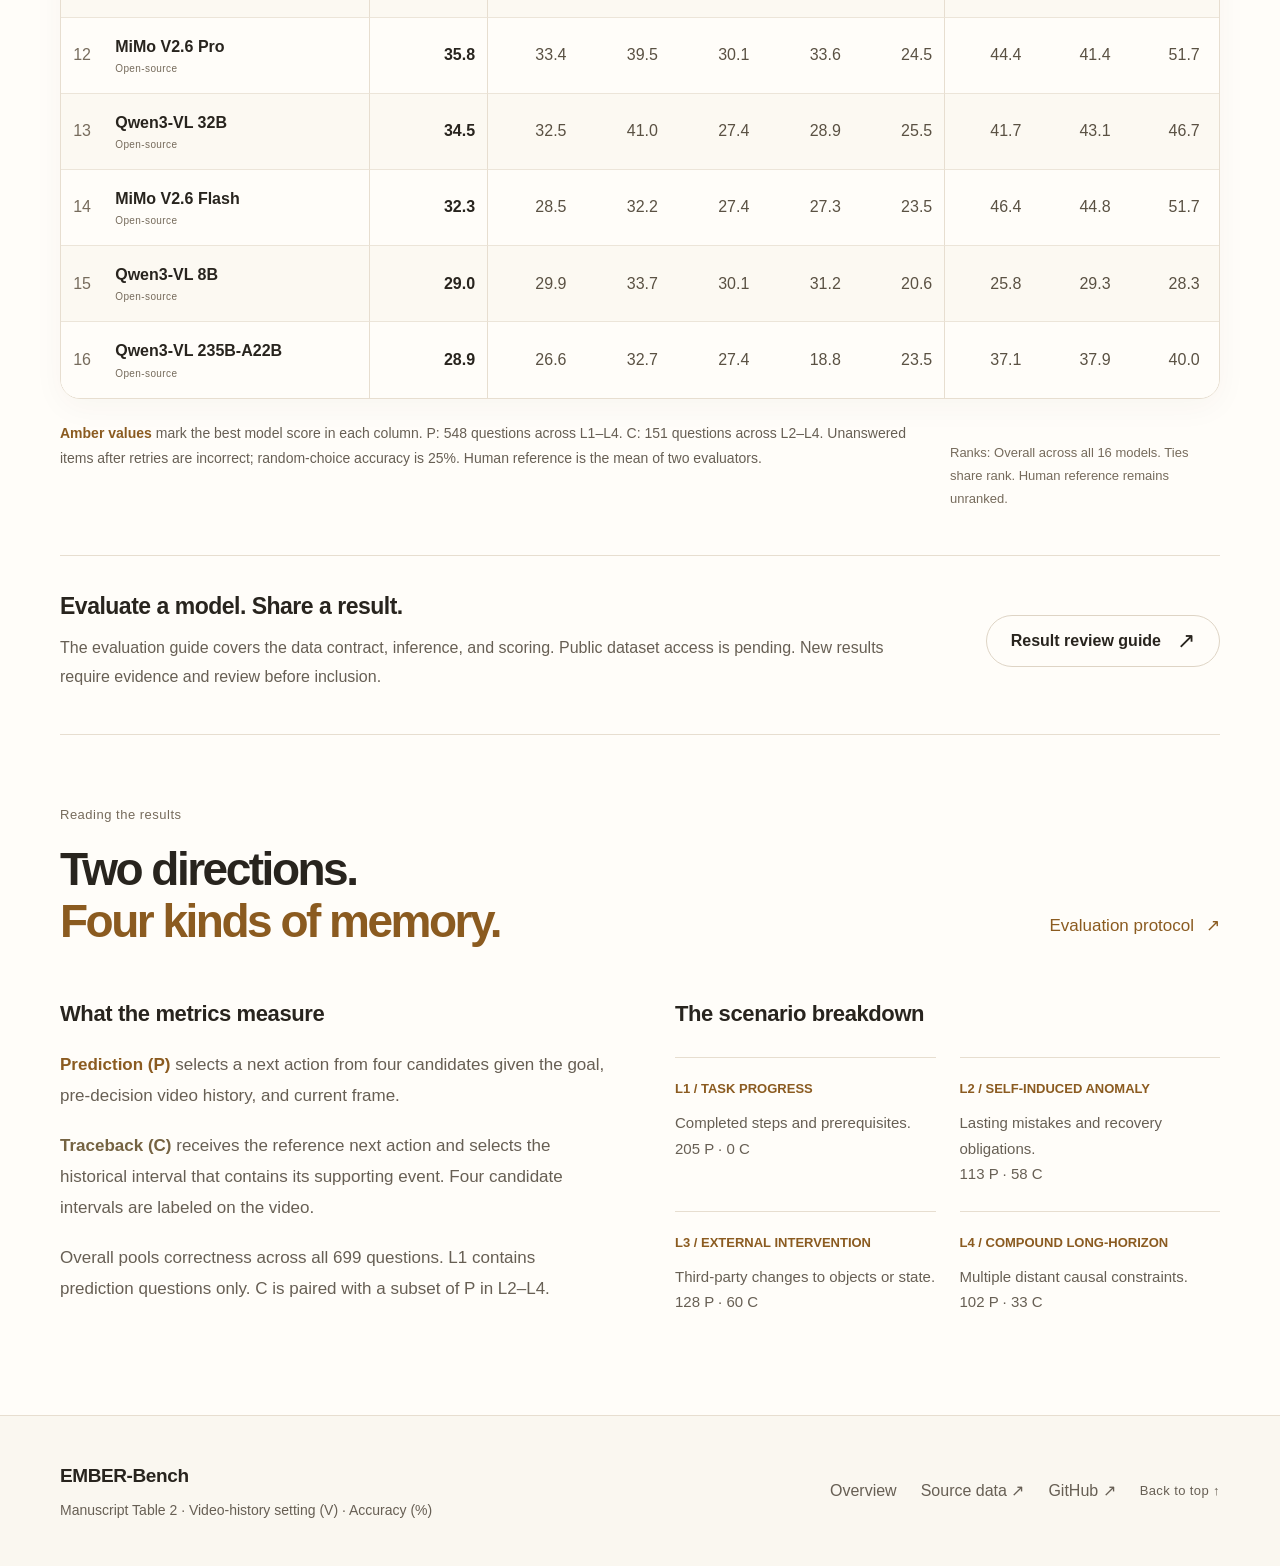
<file: docs/leaderboard.html>
<!doctype html>
<html lang="en">
<head>
  <meta charset="utf-8">
  <meta name="viewport" content="width=device-width, initial-scale=1">
  <meta name="description" content="Complete EMBER-Bench leaderboard: 16 multimodal models and a human reference, with overall, next-action prediction, and causal traceback accuracy across L1–L4.">
  <meta name="theme-color" content="#fffdf9">
  <meta property="og:title" content="EMBER-Bench · Leaderboard">
  <meta property="og:description" content="Explore all manuscript results for cross-event causal memory in long-horizon embodied tasks.">
  <meta property="og:type" content="website">
  <title>Leaderboard · EMBER-Bench</title>
  <link rel="icon" type="image/svg+xml" href="assets/favicon.svg?v=ember-flame-1">
  <link rel="stylesheet" href="assets/css/style.css?v=warm-memory-3">
  <script src="assets/js/common.js?v=owner-zhaoalexgoat-1" defer></script>
  <script src="assets/js/leaderboard.js?v=model-labels-1" defer></script>
  <noscript><style>.nav-links{display:flex!important;position:static!important;padding:0!important;border:0!important;font-size:14px!important;gap:12px!important;background:none!important}.mobile-nav-toggle{display:none!important}.nav{height:auto!important;min-height:67px;flex-wrap:wrap;padding-top:14px!important;padding-bottom:14px!important}.board-toolbar{display:none}</style></noscript>
</head>
<body id="top">
<a class="skip-link" href="#main">Skip to results</a>
<header class="site-header">
  <nav class="container nav" aria-label="Main navigation">
    <a href="index.html" class="brand" aria-label="EMBER-Bench home"><img src="assets/favicon.svg?v=ember-flame-1" alt="" width="31" height="31"><span class="brand-wordmark">EMBER-Bench</span></a>
    <button class="mobile-nav-toggle" aria-expanded="false" aria-controls="main-navigation">Menu</button>
    <div class="nav-links" id="main-navigation">
      <a href="index.html">Overview</a><a href="index.html#benchmark" class="home-benchmark">Design</a><a href="leaderboard.html" aria-current="page">Leaderboard</a><a href="https://github.com/ZHAOAlexGoat/EMBER-Bench/blob/main/evaluation/README.md" data-repo-path="blob/main/evaluation/README.md">Evaluation <span aria-hidden="true">↗</span></a>
      <a href="https://github.com/ZHAOAlexGoat/EMBER-Bench" data-repo-path="" class="repo-link"><svg viewBox="0 0 24 24" fill="currentColor" aria-hidden="true"><path d="M12 .8a11.4 11.4 0 0 0-3.6 22.2c.6.1.8-.2.8-.6v-2.2c-3.3.7-4-1.4-4-1.4-.5-1.4-1.3-1.7-1.3-1.7-1.1-.8.1-.8.1-.8 1.2.1 1.8 1.2 1.8 1.2 1 1.8 2.8 1.3 3.5 1 .1-.8.4-1.3.7-1.6-2.6-.3-5.4-1.3-5.4-5.9 0-1.3.5-2.4 1.2-3.2-.1-.3-.5-1.5.1-3.2 0 0 1-.3 3.3 1.2A11.5 11.5 0 0 1 12 5.4c1 0 2 .1 2.9.4 2.3-1.5 3.3-1.2 3.3-1.2.6 1.7.2 2.9.1 3.2.8.8 1.2 1.9 1.2 3.2 0 4.6-2.8 5.6-5.4 5.9.4.4.8 1.1.8 2.2v3.3c0 .4.2.7.8.6A11.4 11.4 0 0 0 12 .8Z"/></svg>GitHub</a>
    </div>
  </nav>
</header>
<main class="container" id="main">
  <div class="page-top">
    <div class="eyebrow">Main results / Video-history setting · V</div>
    <div class="leaderboard-heading"><div><h1>Memory, <em>measured.</em></h1><p>All results from manuscript Table 2. Accuracy (%) on next-action prediction and causal traceback, with every reported scenario breakdown.</p></div><a class="button" href="data/leaderboard.csv?v=model-labels-1" download="EMBER-Bench-leaderboard.csv">Download CSV <span class="arrow" aria-hidden="true">↓</span></a></div>
  </div>
  <div class="leaderboard-summary" aria-label="Leaderboard summary"><span><strong>16</strong> models</span><span><strong>699</strong> questions</span><span><strong>61.2%</strong> best model overall</span><span><strong>98.3%</strong> human overall</span><span class="summary-note">Video-history setting · Paper Table 2</span></div>
  <section class="board-panel" aria-label="Model leaderboard">
    <noscript><p class="noscript-note">All scores are available below. Enable JavaScript to search, filter, and sort; the CSV download also works without JavaScript.</p></noscript>
    <div class="board-toolbar">
      <div class="search-field"><label for="model-search" class="visually-hidden">Search models</label><svg class="search-icon" viewBox="0 0 16 16" fill="none" stroke="currentColor" stroke-width="1.5" aria-hidden="true"><circle cx="6.5" cy="6.5" r="4.5"/><path d="m10 10 4 4"/></svg><input id="model-search" type="search" placeholder="Search models…" autocomplete="off" disabled></div>
      <div class="filter-group" role="group" aria-label="Filter model class"><button data-filter="all" aria-pressed="true" disabled>All models</button><button data-filter="closed" aria-pressed="false" disabled>Closed-source</button><button data-filter="open" aria-pressed="false" disabled>Open-source</button></div>
      <span class="toolbar-status" id="results-status" role="status" aria-live="polite">16 of 16 models</span>
    </div>
    <div class="table-wrap" tabindex="0" role="region" aria-label="Leaderboard table; scroll horizontally for all scenario scores" aria-describedby="table-notes">
      <table class="leaderboard-table">
        <caption class="visually-hidden">EMBER-Bench video-history accuracy. Human reference is unranked. Ten score columns: overall, five prediction columns, and four traceback columns.</caption>
        <thead>
          <tr class="column-groups"><th class="rank-cell" rowspan="2" scope="col">#</th><th class="model-cell" rowspan="2" scope="col">Model</th><th scope="col" rowspan="2" data-column="overall" aria-sort="descending"><button data-sort="overall" aria-label="Sort by Overall, ascending" disabled>Overall <span class="sort-mark" aria-hidden="true">↓</span></button></th><th class="p-group" colspan="5" scope="colgroup">Next-action prediction · P</th><th class="c-group" colspan="4" scope="colgroup">Causal traceback · C</th></tr>
          <tr>
            <th scope="col" class="p-start" aria-sort="none"><button data-sort="p_all" aria-label="Sort by P All, descending" disabled>All <span class="sort-mark" aria-hidden="true">↕</span></button></th>
            <th scope="col" aria-sort="none"><button data-sort="p_l1" aria-label="Sort by P L1, descending" disabled>L1 <span class="sort-mark" aria-hidden="true">↕</span></button></th>
            <th scope="col" aria-sort="none"><button data-sort="p_l2" aria-label="Sort by P L2, descending" disabled>L2 <span class="sort-mark" aria-hidden="true">↕</span></button></th>
            <th scope="col" aria-sort="none"><button data-sort="p_l3" aria-label="Sort by P L3, descending" disabled>L3 <span class="sort-mark" aria-hidden="true">↕</span></button></th>
            <th scope="col" aria-sort="none"><button data-sort="p_l4" aria-label="Sort by P L4, descending" disabled>L4 <span class="sort-mark" aria-hidden="true">↕</span></button></th>
            <th scope="col" class="c-start" aria-sort="none"><button data-sort="c_all" aria-label="Sort by C All, descending" disabled>All <span class="sort-mark" aria-hidden="true">↕</span></button></th>
            <th scope="col" aria-sort="none"><button data-sort="c_l2" aria-label="Sort by C L2, descending" disabled>L2 <span class="sort-mark" aria-hidden="true">↕</span></button></th>
            <th scope="col" aria-sort="none"><button data-sort="c_l3" aria-label="Sort by C L3, descending" disabled>L3 <span class="sort-mark" aria-hidden="true">↕</span></button></th>
            <th scope="col" aria-sort="none"><button data-sort="c_l4" aria-label="Sort by C L4, descending" disabled>L4 <span class="sort-mark" aria-hidden="true">↕</span></button></th>
          </tr>
        </thead>
        <tbody id="leaderboard-body">
          <!-- STATIC_RESULTS_START -->
          <tr data-name="Human (mean of 2)" data-category="human" class="human-row">
            <th scope="row" class="rank-cell" aria-label="Human reference, unranked">—</th><th scope="row" class="model-cell">Human (mean of 2)<span class="model-class">Human reference</span></th>
            <td data-key="overall" class="overall-cell">98.3</td><td data-key="p_all" class="p-start">97.8</td><td data-key="p_l1">100.0</td><td data-key="p_l2">96.9</td><td data-key="p_l3">97.7</td><td data-key="p_l4">94.6</td><td data-key="c_all" class="c-start">100.0</td><td data-key="c_l2">100.0</td><td data-key="c_l3">100.0</td><td data-key="c_l4">100.0</td>
          </tr>
          <tr data-name="Gemini 3.8 Flash" data-category="closed">
            <th scope="row" class="rank-cell">1</th><th scope="row" class="model-cell">Gemini 3.8 Flash<span class="model-class">Closed-source</span></th>
            <td data-key="overall" class="overall-cell best">61.2</td><td data-key="p_all" class="p-start best">58.4</td><td data-key="p_l1" class="best">68.8</td><td data-key="p_l2" class="best">48.7</td><td data-key="p_l3" class="best">57.8</td><td data-key="p_l4" class="best">49.0</td><td data-key="c_all" class="c-start best">71.5</td><td data-key="c_l2" class="best">60.3</td><td data-key="c_l3" class="best">88.3</td><td data-key="c_l4">60.6</td>
          </tr>
          <tr data-name="Gemini 3.1 Pro Preview" data-category="closed">
            <th scope="row" class="rank-cell">2</th><th scope="row" class="model-cell">Gemini 3.1 Pro Preview<span class="model-class">Closed-source</span></th>
            <td data-key="overall" class="overall-cell">51.5</td><td data-key="p_all" class="p-start">50.7</td><td data-key="p_l1">61.0</td><td data-key="p_l2">47.8</td><td data-key="p_l3">40.6</td><td data-key="p_l4">46.1</td><td data-key="c_all" class="c-start">54.3</td><td data-key="c_l2">48.3</td><td data-key="c_l3">68.3</td><td data-key="c_l4">39.4</td>
          </tr>
          <tr data-name="Doubao-Seed-2.1-Pro" data-category="closed">
            <th scope="row" class="rank-cell">3</th><th scope="row" class="model-cell">Doubao-Seed-2.1-Pro<span class="model-class">Closed-source</span></th>
            <td data-key="overall" class="overall-cell">49.8</td><td data-key="p_all" class="p-start">45.4</td><td data-key="p_l1">55.6</td><td data-key="p_l2">38.9</td><td data-key="p_l3">43.8</td><td data-key="p_l4">34.3</td><td data-key="c_all" class="c-start">65.6</td><td data-key="c_l2">55.2</td><td data-key="c_l3">76.7</td><td data-key="c_l4" class="best">63.6</td>
          </tr>
          <tr data-name="Qwen3.8 Max" data-category="closed">
            <th scope="row" class="rank-cell">4</th><th scope="row" class="model-cell">Qwen3.8 Max<span class="model-class">Closed-source</span></th>
            <td data-key="overall" class="overall-cell">47.5</td><td data-key="p_all" class="p-start">44.2</td><td data-key="p_l1">52.2</td><td data-key="p_l2">39.8</td><td data-key="p_l3">44.5</td><td data-key="p_l4">32.4</td><td data-key="c_all" class="c-start">59.6</td><td data-key="c_l2">56.9</td><td data-key="c_l3">68.3</td><td data-key="c_l4">48.5</td>
          </tr>
          <tr data-name="GPT-6 Sol" data-category="closed">
            <th scope="row" class="rank-cell">5</th><th scope="row" class="model-cell">GPT-6 Sol<span class="model-class">Closed-source</span></th>
            <td data-key="overall" class="overall-cell">46.2</td><td data-key="p_all" class="p-start">44.2</td><td data-key="p_l1">57.1</td><td data-key="p_l2">41.6</td><td data-key="p_l3">32.8</td><td data-key="p_l4">35.3</td><td data-key="c_all" class="c-start">53.6</td><td data-key="c_l2">51.7</td><td data-key="c_l3">58.3</td><td data-key="c_l4">48.5</td>
          </tr>
          <tr data-name="Qwen3.8 Omni Flash" data-category="closed">
            <th scope="row" class="rank-cell">6</th><th scope="row" class="model-cell">Qwen3.8 Omni Flash<span class="model-class">Closed-source</span></th>
            <td data-key="overall" class="overall-cell">45.6</td><td data-key="p_all" class="p-start">44.3</td><td data-key="p_l1">55.1</td><td data-key="p_l2">36.3</td><td data-key="p_l3">43.8</td><td data-key="p_l4">32.4</td><td data-key="c_all" class="c-start">50.3</td><td data-key="c_l2">43.1</td><td data-key="c_l3">56.7</td><td data-key="c_l4">51.5</td>
          </tr>
          <tr data-name="Qwen3.5 397B-A17B" data-category="open">
            <th scope="row" class="rank-cell">7</th><th scope="row" class="model-cell">Qwen3.5 397B-A17B<span class="model-class">Open-source</span></th>
            <td data-key="overall" class="overall-cell">45.4</td><td data-key="p_all" class="p-start">43.8</td><td data-key="p_l1">52.7</td><td data-key="p_l2">42.5</td><td data-key="p_l3">38.3</td><td data-key="p_l4">34.3</td><td data-key="c_all" class="c-start">51.0</td><td data-key="c_l2">48.3</td><td data-key="c_l3">61.7</td><td data-key="c_l4">36.4</td>
          </tr>
          <tr data-name="Qwen3.5 35B-A3B" data-category="open">
            <th scope="row" class="rank-cell">8</th><th scope="row" class="model-cell">Qwen3.5 35B-A3B<span class="model-class">Open-source</span></th>
            <td data-key="overall" class="overall-cell">39.5</td><td data-key="p_all" class="p-start">38.5</td><td data-key="p_l1">45.9</td><td data-key="p_l2">34.5</td><td data-key="p_l3">35.2</td><td data-key="p_l4">32.4</td><td data-key="c_all" class="c-start">43.0</td><td data-key="c_l2">41.4</td><td data-key="c_l3">50.0</td><td data-key="c_l4">33.3</td>
          </tr>
          <tr data-name="Qwen3.5 122B-A10B" data-category="open">
            <th scope="row" class="rank-cell">9</th><th scope="row" class="model-cell">Qwen3.5 122B-A10B<span class="model-class">Open-source</span></th>
            <td data-key="overall" class="overall-cell">38.2</td><td data-key="p_all" class="p-start">35.8</td><td data-key="p_l1">45.4</td><td data-key="p_l2">29.2</td><td data-key="p_l3">34.4</td><td data-key="p_l4">25.5</td><td data-key="c_all" class="c-start">47.0</td><td data-key="c_l2">44.8</td><td data-key="c_l3">56.7</td><td data-key="c_l4">33.3</td>
          </tr>
          <tr data-name="Qwen3.8 27B" data-category="open">
            <th scope="row" class="rank-cell">10</th><th scope="row" class="model-cell">Qwen3.8 27B<span class="model-class">Open-source</span></th>
            <td data-key="overall" class="overall-cell">38.1</td><td data-key="p_all" class="p-start">36.7</td><td data-key="p_l1">42.4</td><td data-key="p_l2">31.0</td><td data-key="p_l3">38.3</td><td data-key="p_l4">29.4</td><td data-key="c_all" class="c-start">43.0</td><td data-key="c_l2">41.4</td><td data-key="c_l3">48.3</td><td data-key="c_l4">36.4</td>
          </tr>
          <tr data-name="Qwen3.8 Flash" data-category="closed">
            <th scope="row" class="rank-cell">11</th><th scope="row" class="model-cell">Qwen3.8 Flash<span class="model-class">Closed-source</span></th>
            <td data-key="overall" class="overall-cell">36.8</td><td data-key="p_all" class="p-start">34.7</td><td data-key="p_l1">39.0</td><td data-key="p_l2">31.9</td><td data-key="p_l3">35.9</td><td data-key="p_l4">27.5</td><td data-key="c_all" class="c-start">44.4</td><td data-key="c_l2">43.1</td><td data-key="c_l3">50.0</td><td data-key="c_l4">36.4</td>
          </tr>
          <tr data-name="MiMo V2.6 Pro" data-category="open">
            <th scope="row" class="rank-cell">12</th><th scope="row" class="model-cell">MiMo V2.6 Pro<span class="model-class">Open-source</span></th>
            <td data-key="overall" class="overall-cell">35.8</td><td data-key="p_all" class="p-start">33.4</td><td data-key="p_l1">39.5</td><td data-key="p_l2">30.1</td><td data-key="p_l3">33.6</td><td data-key="p_l4">24.5</td><td data-key="c_all" class="c-start">44.4</td><td data-key="c_l2">41.4</td><td data-key="c_l3">51.7</td><td data-key="c_l4">36.4</td>
          </tr>
          <tr data-name="Qwen3-VL 32B" data-category="open">
            <th scope="row" class="rank-cell">13</th><th scope="row" class="model-cell">Qwen3-VL 32B<span class="model-class">Open-source</span></th>
            <td data-key="overall" class="overall-cell">34.5</td><td data-key="p_all" class="p-start">32.5</td><td data-key="p_l1">41.0</td><td data-key="p_l2">27.4</td><td data-key="p_l3">28.9</td><td data-key="p_l4">25.5</td><td data-key="c_all" class="c-start">41.7</td><td data-key="c_l2">43.1</td><td data-key="c_l3">46.7</td><td data-key="c_l4">30.3</td>
          </tr>
          <tr data-name="MiMo V2.6 Flash" data-category="open">
            <th scope="row" class="rank-cell">14</th><th scope="row" class="model-cell">MiMo V2.6 Flash<span class="model-class">Open-source</span></th>
            <td data-key="overall" class="overall-cell">32.3</td><td data-key="p_all" class="p-start">28.5</td><td data-key="p_l1">32.2</td><td data-key="p_l2">27.4</td><td data-key="p_l3">27.3</td><td data-key="p_l4">23.5</td><td data-key="c_all" class="c-start">46.4</td><td data-key="c_l2">44.8</td><td data-key="c_l3">51.7</td><td data-key="c_l4">39.4</td>
          </tr>
          <tr data-name="Qwen3-VL 8B" data-category="open">
            <th scope="row" class="rank-cell">15</th><th scope="row" class="model-cell">Qwen3-VL 8B<span class="model-class">Open-source</span></th>
            <td data-key="overall" class="overall-cell">29.0</td><td data-key="p_all" class="p-start">29.9</td><td data-key="p_l1">33.7</td><td data-key="p_l2">30.1</td><td data-key="p_l3">31.2</td><td data-key="p_l4">20.6</td><td data-key="c_all" class="c-start">25.8</td><td data-key="c_l2">29.3</td><td data-key="c_l3">28.3</td><td data-key="c_l4">15.2</td>
          </tr>
          <tr data-name="Qwen3-VL 235B-A22B" data-category="open">
            <th scope="row" class="rank-cell">16</th><th scope="row" class="model-cell">Qwen3-VL 235B-A22B<span class="model-class">Open-source</span></th>
            <td data-key="overall" class="overall-cell">28.9</td><td data-key="p_all" class="p-start">26.6</td><td data-key="p_l1">32.7</td><td data-key="p_l2">27.4</td><td data-key="p_l3">18.8</td><td data-key="p_l4">23.5</td><td data-key="c_all" class="c-start">37.1</td><td data-key="c_l2">37.9</td><td data-key="c_l3">40.0</td><td data-key="c_l4">30.3</td>
          </tr>
          <!-- STATIC_RESULTS_END -->
        </tbody>
      </table>
    </div>
    <div id="table-empty" class="table-empty" hidden>No models match your search. Try another name or model class.</div>
    <div class="table-notes" id="table-notes"><p><span class="best-key">Amber values</span> mark the best model score in each column. P: 548 questions across L1–L4. C: 151 questions across L2–L4. Unanswered items after retries are incorrect; random-choice accuracy is 25%. Human reference is the mean of two evaluators.</p><p class="rank-note" id="rank-note">Ranks: Overall across all 16 models. Ties share rank. Human reference remains unranked.</p></div>
  </section>
  <div class="submission-banner"><div><h3>Evaluate a model. Share a result.</h3><p>The evaluation guide covers the data contract, inference, and scoring. Public dataset access is pending. New results require evidence and review before inclusion.</p></div><a href="https://github.com/ZHAOAlexGoat/EMBER-Bench/blob/main/docs/LEADERBOARD.md" data-repo-path="blob/main/docs/LEADERBOARD.md" class="button">Result review guide <span class="arrow" aria-hidden="true">↗</span></a></div>
  <section class="board-details" aria-labelledby="reading-results">
    <div class="section-heading"><div><div class="section-index">Reading the results</div><h2 id="reading-results">Two directions.<br><em>Four kinds of memory.</em></h2></div><a href="https://github.com/ZHAOAlexGoat/EMBER-Bench/blob/main/evaluation/README.md" data-repo-path="blob/main/evaluation/README.md" class="inline-link">Evaluation protocol <span aria-hidden="true">↗</span></a></div>
    <div class="detail-grid"><div><h3>What the metrics measure</h3><p><strong style="color:var(--ember)">Prediction (P)</strong> selects a next action from four candidates given the goal, pre-decision video history, and current frame.</p><p><strong style="color:var(--mint)">Traceback (C)</strong> receives the reference next action and selects the historical interval that contains its supporting event. Four candidate intervals are labeled on the video.</p><p>Overall pools correctness across all 699 questions. L1 contains prediction questions only. C is paired with a subset of P in L2–L4.</p></div><div><h3>The scenario breakdown</h3><div class="legend-list"><div class="legend-item"><strong>L1 / TASK PROGRESS</strong>Completed steps and prerequisites.<br>205 P · 0 C</div><div class="legend-item"><strong>L2 / SELF-INDUCED ANOMALY</strong>Lasting mistakes and recovery obligations.<br>113 P · 58 C</div><div class="legend-item"><strong>L3 / EXTERNAL INTERVENTION</strong>Third-party changes to objects or state.<br>128 P · 60 C</div><div class="legend-item"><strong>L4 / COMPOUND LONG-HORIZON</strong>Multiple distant causal constraints.<br>102 P · 33 C</div></div></div></div>
  </section>
</main>
<footer class="site-footer"><div class="container footer-inner"><div class="footer-brand">EMBER-Bench<p>Manuscript Table 2 · Video-history setting (V) · Accuracy (%)</p></div><div class="footer-links"><a href="index.html">Overview</a><a href="data/leaderboard.json">Source data ↗</a><a href="https://github.com/ZHAOAlexGoat/EMBER-Bench" data-repo-path="">GitHub ↗</a><a href="#top" class="back-to-top">Back to top ↑</a></div></div></footer>
</body>
</html>
</file>
<file: docs/assets/css/style.css>
@charset "UTF-8";
/* Warm white and pale champagne, generous type, restrained depth. */
:root {
 color-scheme:light; --bg:#fffdf9; --surface:#faf6ec; --surface-2:#eee7d8;
 --ink:#28241e; --muted:#675f54; --dim:#766b5c; --line:#e7ded0;
 --ember:#8b5b20; --ember-glow:#d9ae65; --coral:#a77457; --mint:#756342;
 --sans:-apple-system,BlinkMacSystemFont,"Segoe UI",Arial,sans-serif;
 --mono:ui-monospace,SFMono-Regular,Consolas,monospace; --serif:var(--sans);
 --gutter:60px; --radius:28px; --nav-height:82px; --shadow:0 12px 44px rgb(69 50 27 / 5%);
}
*{box-sizing:border-box}
html{scroll-behavior:smooth;scroll-padding-top:110px}
body{position:relative;isolation:isolate;margin:0;color:var(--ink);background:var(--bg);font:17px/1.65 var(--sans);-webkit-font-smoothing:antialiased}
/* Two slow, soft light fields drift behind the content; no animated filters. */
body:before,body:after{content:"";position:fixed;z-index:-1;inset:-14vmax;pointer-events:none}
body:before{background:radial-gradient(ellipse at 13% 22%,rgb(248 221 163 / 20%) 0%,transparent 46%),radial-gradient(ellipse at 85% 58%,rgb(255 241 203 / 22%) 0%,transparent 45%);animation:memory-light-champagne 32s ease-in-out infinite alternate}
body:after{background:radial-gradient(ellipse at 60% 4%,rgb(255 234 178 / 18%) 0%,transparent 42%),radial-gradient(ellipse at 26% 90%,rgb(249 227 193 / 16%) 0%,transparent 44%);animation:memory-light-ivory 39s ease-in-out infinite alternate}
@keyframes memory-light-champagne{from{transform:translate3d(-1.5%,1%,0) scale(1)}to{transform:translate3d(2.5%,-2%,0) scale(1.04)}}
@keyframes memory-light-ivory{from{transform:translate3d(1%,2%,0) scale(1.03)}to{transform:translate3d(-2%,-1.5%,0) scale(1)}}
a{color:inherit;text-decoration:none}
button,input,select{font:inherit}
button{color:inherit;cursor:pointer}button:disabled{cursor:default}
img,svg{display:block;max-width:100%}
p,h1,h2,h3,h4{margin:0}p+p{margin-top:20px}
h1,h2,h3,strong{font-weight:650}
em{font-family:inherit;font-style:normal;font-weight:inherit}sup{font-size:.58em}code{font:.88em var(--mono)}
::selection{color:#563c1c;background:#f3e1b7}
:where(a,button,input,select,summary,[tabindex]):focus-visible{outline:3px solid #a17b40;outline-offset:5px}
[hidden]{display:none!important}
.container{width:100%;max-width:1440px;margin:0 auto;padding:0 var(--gutter)}
.visually-hidden{position:absolute!important;width:1px;height:1px;margin:-1px;padding:0;overflow:hidden;clip:rect(0,0,0,0);white-space:nowrap;border:0}
.skip-link{position:fixed;z-index:100;top:12px;left:12px;padding:12px 20px;border-radius:12px;color:#fff;background:var(--ink);transform:translateY(-160%)}
.skip-link:focus{transform:none}

/* Translucent navigation; uninterrupted wordmark. */
.site-header{position:sticky;top:0;z-index:30;border-bottom:1px solid rgb(91 70 39 / 8%);background:rgb(255 253 249 / 86%);backdrop-filter:saturate(140%) blur(22px)}
.nav{display:flex;align-items:center;justify-content:space-between;gap:24px;min-height:var(--nav-height)}
.brand{display:inline-flex;align-items:center;gap:12px;font-size:22px;font-weight:680;line-height:1;letter-spacing:-.7px;white-space:nowrap}
.brand img{flex:0 0 auto;width:34px;height:34px;border-radius:9px}
.brand .brand-wordmark{color:var(--ink);font:inherit;letter-spacing:inherit}
.nav-links{display:flex;align-items:center;gap:30px;color:#655d51;font-size:16px}
.nav-links a{display:inline-flex;align-items:center;gap:6px;min-height:44px;font-size:16px;transition:color .2s}
.nav-links a:hover,.nav-links a:is([aria-current=page],[aria-current=location]){color:var(--ink)}
.nav-links a:is([aria-current=page],[aria-current=location]){position:relative;font-weight:600}
.nav-links a:is([aria-current=page],[aria-current=location]):after{content:"";position:absolute;left:0;right:0;bottom:1px;height:2px;border-radius:2px;background:var(--ember)}
.repo-link svg{width:18px;height:18px}
.mobile-nav-toggle{display:none;min-height:44px;padding:8px 14px;border:1px solid var(--line);border-radius:999px;background:var(--bg);font-size:16px}

/* Shared type, controls, and page rhythm. */
.eyebrow{display:flex;align-items:center;gap:10px;color:var(--ember);font:600 14px/1.5 var(--sans);letter-spacing:.5px}
.eyebrow:before{content:"";width:6px;height:6px;border-radius:50%;background:var(--ember-glow)}
.hero-eyebrow{font-weight:400}
.hero-eyebrow:before{flex-shrink:0;align-self:flex-start;margin-top:.55em}
.hero-eyebrow>span{min-width:0}
.hero-eyebrow strong{font-weight:700}
.section-index{color:var(--dim);font:500 13px/1.5 var(--sans);letter-spacing:.5px}
.section{padding:124px 0}
.section.container{padding-right:var(--gutter);padding-left:var(--gutter)}
.section-heading{display:flex;align-items:flex-end;justify-content:space-between;gap:48px;margin-bottom:48px}
.section-heading h2{margin-top:20px;font-size:clamp(42px,4.2vw,60px);line-height:1.13;letter-spacing:-2.5px}
.section-heading h2 em,.intro-grid h2 em{color:var(--ember)}
.section-heading>p{max-width:390px;color:var(--muted);font-size:18px;line-height:1.65}
.button{display:inline-flex;align-items:center;justify-content:center;gap:16px;min-height:52px;max-width:100%;padding:12px 24px;border:1px solid #ded4c5;border-radius:999px;color:var(--ink);background:var(--bg);font-size:16px;font-weight:550;line-height:1.35;text-align:center;white-space:normal;transition:background .25s,border-color .25s,box-shadow .25s,transform .25s}
.button:hover{background:#faf2e3;border-color:#cbb58d;box-shadow:0 5px 18px rgb(91 69 37 / 6%);transform:translateY(-1px)}
.button-primary{color:#fff;background:linear-gradient(115deg,#805b28,#926322);border-color:var(--ember)}
.button-primary:hover{color:#fff;background:linear-gradient(115deg,#6c4a1f,#785019);border-color:#6c4a1f;box-shadow:0 8px 24px rgb(139 91 32 / 16%)}
.button .arrow{flex:0 0 auto;font-size:22px;font-weight:400;line-height:1}
.inline-link{display:inline-flex;align-items:center;gap:12px;min-height:44px;margin-top:23px;color:var(--ember);font-size:17px;font-weight:500}
.inline-link:hover{text-decoration:underline;text-underline-offset:5px}

/* Hero: bold thought and luminous memory field. */
.hero{position:relative;padding-top:104px;padding-bottom:100px;overflow:hidden}
.hero-grid{position:relative;display:grid;grid-template-columns:1.12fr 1fr;gap:30px;align-items:center}
.hero h1{margin:26px 0 30px;font-size:clamp(62px,5.75vw,83px);line-height:1.06;font-weight:700;letter-spacing:-4px}
.hero h1 em{color:var(--ember);background:linear-gradient(110deg,#8b5b20 5%,#8d702e 96%);background-clip:text;-webkit-background-clip:text;-webkit-text-fill-color:transparent}
.hero .full-name{max-width:570px;margin-bottom:16px;color:var(--ink);font-size:21px;font-weight:500;line-height:1.55;letter-spacing:-.3px}
.hero-copy>p{max-width:540px;color:var(--muted);font-size:18px;line-height:1.7}
.hero-actions{display:flex;flex-wrap:wrap;align-items:center;gap:14px;margin-top:32px}
.hero-actions .button{min-height:56px;font-size:17px}
.status-line{display:flex;align-items:center;gap:9px;margin-top:25px;color:var(--dim);font-size:14px}
.status-line i{width:5px;height:5px;border-radius:50%;background:var(--mint)}
.hero-visual{position:relative;min-width:0;isolation:isolate}
.hero-visual:before{content:"";position:absolute;z-index:-1;inset:5% -2%;pointer-events:none;border-radius:50%;background:radial-gradient(ellipse at 45% 48%,rgb(247 225 176 / 30%) 0%,rgb(255 244 215 / 24%) 36%,transparent 72%)}
.hero-visual svg{width:100%;height:auto;overflow:visible}
.visual-caption{display:flex;justify-content:space-between;gap:12px;padding:0 24px;margin-top:-8px;color:var(--dim);font-size:11px;letter-spacing:.8px}
.visual-caption span:first-child{color:var(--ember)}
.hero-visual [fill="#101316"],.scenario-glyph [fill="#101316"]{fill:#fff}
.hero-visual [stroke="#efad79"],.scenario-glyph [stroke="#efad79"]{stroke:#a17b40}
.scenario-glyph [stroke="#a2c9bd"]{stroke:var(--mint)}
.scenario-glyph [stroke="#e78775"]{stroke:var(--coral)}
.scenario-glyph [stroke="#30363a"]{stroke:#d2c9ba}
.scenario-glyph [fill="#efad79"]{fill:#a17b40}
.scenario-glyph [fill="#e78775"]{fill:var(--coral)}

/* Metrics and the reasoning demonstration. */
.metrics{display:grid;grid-template-columns:repeat(4,1fr);padding:34px 38px;border:1px solid #ece5d9;border-radius:var(--radius);background:var(--surface)}
.metric{padding:8px 28px}.metric:first-child{padding-left:0}.metric+.metric{border-left:1px solid #e1d8c8}
.metric-number{font-size:56px;font-weight:650;line-height:1.1;letter-spacing:-2px}
.metric-number span{margin-left:8px;color:var(--dim);font-size:13px}
.metric-label{margin-top:12px;color:var(--muted);font-size:15px;line-height:1.5}
.intro-grid{display:grid;grid-template-columns:1fr 1fr;align-items:start;gap:90px}
.intro-grid h2{margin-top:20px;font-size:62px;line-height:1.12;letter-spacing:-2.5px}
.intro-copy{color:var(--muted);font-size:18px;line-height:1.8}.intro-copy strong{color:var(--ink)}
.schematic{margin-top:54px;overflow:hidden;border:1px solid #e9e2d6;border-radius:var(--radius);background:var(--bg);box-shadow:var(--shadow)}
.schematic-top{display:flex;align-items:center;justify-content:space-between;gap:20px;padding:24px 30px;border-bottom:1px solid var(--line)}
.schematic-label{color:var(--muted);font-size:13px;font-weight:500;letter-spacing:.3px}
.direction-tabs{display:flex;gap:4px;padding:5px;border:1px solid #e7dfd1;border-radius:999px;background:var(--surface)}
.direction-tabs button{min-height:44px;padding:9px 16px;border:0;border-radius:999px;color:var(--muted);background:transparent;font-size:16px;line-height:1.4}
.direction-tabs button[aria-selected=true]{color:var(--ink);background:var(--bg);box-shadow:0 2px 9px rgb(69 50 27 / 9%)}
.event-chain{display:grid;grid-template-columns:1fr 34px 1fr 34px 1fr;gap:16px;padding:38px 32px}
.event-cell{min-width:0}.event-tag{color:var(--dim);font-size:12px;font-weight:500;letter-spacing:.3px}
.event-cell h3{margin:14px 0 12px;font-size:24px;font-weight:600;line-height:1.3;letter-spacing:-.6px}
.event-cell p{color:var(--muted);font-size:16px;line-height:1.75}.event-cell.ember h3{color:var(--ember)}
.chain-arrow{display:flex;align-items:center;justify-content:center;color:#b9ac95;font-size:28px}
.direction-answer{display:flex;align-items:flex-start;gap:24px;margin:0 28px 28px;padding:26px;border-radius:18px;background:linear-gradient(115deg,#faf1de,#fcf6e9)}
.answer-tag{flex:0 0 112px;padding-top:3px;color:var(--ember);font-size:12px;font-weight:600;letter-spacing:.5px}
.direction-answer h4{font-size:19px;font-weight:600;line-height:1.5}
.direction-answer p{margin-top:9px;color:var(--muted);font-size:16px;line-height:1.7}
.schematic-note{margin-top:18px;color:var(--dim);font-size:13px;line-height:1.8}

/* Scenarios and original scientific figure content. */
.scenario-list{display:grid;grid-template-columns:repeat(2,1fr);gap:22px}
.scenario{display:grid;grid-template-columns:34px 1fr 48px;align-items:start;gap:17px;padding:32px;border:1px solid #e9e2d6;border-radius:24px;background:var(--surface)}
.scenario-level{padding-top:4px;color:var(--ember);font-size:16px;font-weight:600}
.scenario h3{margin-bottom:12px;font-size:22px;line-height:1.35;letter-spacing:-.45px}
.scenario p{color:var(--muted);font-size:17px;line-height:1.7}
.scenario-glyph{width:48px;height:48px;margin-top:2px}
.figure-box{display:block;margin-top:52px;padding:20px;overflow:hidden;border:1px solid var(--line);border-radius:var(--radius);background:#fff;box-shadow:0 8px 36px rgb(69 50 27 / 3%)}
.figure-box.original-figure{background:#fff}.figure-box img{width:100%;height:auto}
.figure-caption{display:flex;justify-content:space-between;align-items:flex-start;gap:30px;margin-top:20px;color:var(--muted);font-size:14px;line-height:1.75}
.figure-caption span{max-width:950px}
.figure-caption a{display:inline-flex;align-items:center;flex:0 0 auto;min-height:44px;color:var(--ember);font-size:16px;font-weight:500;white-space:nowrap}
.figure-caption a:hover{text-decoration:underline;text-underline-offset:5px}
.protocol-grid{display:grid;grid-template-columns:1fr 1fr;gap:64px;margin-top:48px}
.protocol-item{padding-top:28px;border-top:1px solid var(--line)}
.protocol-item h3{margin-bottom:13px;font-size:21px;line-height:1.45;letter-spacing:-.35px}
.protocol-item p{color:var(--muted);font-size:17px;line-height:1.8}.protocol-item code{color:var(--ember)}

/* Results alternate ground, clear data hierarchy. */
.results-section{background:linear-gradient(115deg,#faf4e7,#fcf7eb 55%,#faf6ed)}
.findings-grid{display:grid;grid-template-columns:1fr 1fr;gap:78px;align-items:start}
.score-comparison{padding:36px;border:1px solid #e7dfd1;border-radius:var(--radius);background:var(--bg);box-shadow:var(--shadow)}
.score-comparison header{margin-bottom:30px;color:var(--dim);font-size:13px;font-weight:500}
.score-row{display:grid;grid-template-columns:1fr auto;gap:12px;align-items:end;margin-top:27px}
.score-label{color:var(--muted);font-size:16px;line-height:1.5}
.score-row strong{font-size:40px;font-weight:600;line-height:1;letter-spacing:-1.6px}
.score-row strong span{font-size:18px;letter-spacing:0}
.score-bar{grid-column:1/-1;height:8px;margin-top:6px;overflow:hidden;border-radius:999px;background:var(--surface-2)}
.score-bar span{display:block;width:var(--value);height:100%;border-radius:inherit;background:linear-gradient(90deg,#d3ab67,#ddbf84);transform-origin:left center}
.score-row.human strong{color:var(--mint)}.score-row.human .score-bar span{background:linear-gradient(90deg,#ac9873,#c6b694)}.score-row.model strong{color:var(--ember)}
.score-row.average strong{color:#6f6656}.score-row.average .score-bar span{background:linear-gradient(90deg,#b8ac91,#d2c6aa)}
.comparison-note{margin-top:30px;color:var(--dim);font-size:14px;line-height:1.8}
.finding{padding:26px 0;border-top:1px solid #ded4c3}
.finding:first-child{padding-top:0;border-top:0}.finding:last-child{padding-bottom:0}
.finding h3{margin-bottom:13px;font-size:23px;line-height:1.4;letter-spacing:-.6px}
.finding p{color:var(--muted);font-size:17px;line-height:1.8}
.finding p[style]{font-size:15px!important}
.gain{color:var(--ember);font-size:inherit;font-weight:600}
.resources-grid{display:grid;grid-template-columns:repeat(3,1fr);gap:22px}
.resource{display:flex;flex-direction:column;align-items:flex-start;padding:30px;border:1px solid #ece5d9;border-radius:24px;background:var(--surface)}
.resource-top{display:flex;align-items:center;justify-content:space-between;width:100%;gap:15px;margin-bottom:28px;color:var(--dim);font-size:12px;font-weight:500;letter-spacing:.4px}
.resource-top svg{width:24px;height:24px;stroke:var(--ember)}
.resource h3{font-size:27px;line-height:1.3;letter-spacing:-.8px}
.resource p{flex:1;margin:16px 0 20px;color:var(--muted);font-size:17px;line-height:1.75}
.resource a{display:inline-flex;align-items:center;gap:12px;min-height:44px;color:var(--ember);font-size:16px;font-weight:500}
.resource a:hover{text-decoration:underline;text-underline-offset:5px}
.pending-badge{display:inline-flex;align-items:center;gap:8px;min-height:36px;padding:7px 12px;border:1px solid var(--line);border-radius:999px;color:var(--muted);background:var(--bg);font-size:13px}
.pending-badge:before{content:"";flex:0 0 5px;height:5px;border-radius:50%;background:var(--ember-glow)}
.site-footer{padding:44px 0;border-top:1px solid var(--line);background:#faf7f0}
.footer-inner{display:flex;align-items:center;justify-content:space-between;gap:32px}
.footer-brand{font-size:19px;font-weight:600;letter-spacing:-.4px}
.footer-brand p{margin-top:8px;color:var(--muted);font-size:14px;font-weight:400;letter-spacing:0}
.footer-links{display:flex;flex-wrap:wrap;align-items:center;justify-content:flex-end;gap:24px;color:var(--muted);font-size:16px}
.footer-links a{display:inline-flex;align-items:center;min-height:44px}.footer-links a:hover{color:var(--ember)}
.footer-links>span{font-size:13px}.back-to-top{font-size:13px;letter-spacing:.4px}

/* Leaderboard: high contrast, readable controls, sticky model identity. */
.page-top{padding:70px 0 32px}
.leaderboard-heading{display:flex;align-items:flex-end;justify-content:space-between;gap:40px;margin-top:20px}
.leaderboard-heading h1{font-size:65px;line-height:1.1;letter-spacing:-2.8px}
.leaderboard-heading h1 em{color:var(--ember)}
.leaderboard-heading p{max-width:760px;margin-top:19px;color:var(--muted);font-size:18px;line-height:1.7}
.leaderboard-summary{display:flex;flex-wrap:wrap;align-items:center;gap:26px;padding:27px 0;border-bottom:1px solid var(--line);color:var(--muted);font-size:15px}
.leaderboard-summary strong{margin-right:5px;color:var(--ink);font-size:22px;font-weight:600;letter-spacing:-.6px}
.leaderboard-summary .summary-note{margin-left:auto;font-size:13px}
.board-panel{margin-bottom:44px}
.board-toolbar{display:flex;align-items:center;justify-content:space-between;gap:22px;margin:30px 0 22px}
.search-field{position:relative;flex:1;max-width:350px}
.search-field input{width:100%;min-height:54px;padding:13px 17px 13px 46px;border:1px solid #e0d6c6;border-radius:14px;color:var(--ink);background:var(--bg);font-size:16px;appearance:none;box-shadow:0 2px 6px rgb(69 50 27 / 2%)}
.search-field input::placeholder{color:#766b5c;opacity:1}
.search-icon{position:absolute;left:18px;top:50%;width:16px;height:16px;color:var(--dim);transform:translateY(-50%);pointer-events:none}
.filter-group{display:flex;gap:4px;padding:5px;border:1px solid #e7ded0;border-radius:16px;background:var(--surface)}
.filter-group button{min-height:44px;padding:9px 15px;border:0;border-radius:11px;color:var(--muted);background:transparent;font-size:16px;line-height:1.4;white-space:nowrap}
.filter-group button[aria-pressed=true]{color:var(--ink);background:var(--bg);box-shadow:0 2px 8px rgb(69 50 27 / 10%)}
.toolbar-status{color:var(--dim);font-size:14px;white-space:nowrap}
.table-wrap{overflow-x:auto;border:1px solid #e7ded0;border-radius:20px;background:var(--bg);scrollbar-color:#cbbb9d #faf6ec;box-shadow:0 8px 32px rgb(69 50 27 / 4%)}
.leaderboard-table{width:100%;min-width:1240px;table-layout:fixed;border-collapse:separate;border-spacing:0;text-align:right;font-size:16px;font-variant-numeric:tabular-nums}
.leaderboard-table thead th{padding:12px;border-bottom:1px solid #e7ded0;color:#665c4c;background:#faf6ec;font-weight:500;white-space:nowrap}
.leaderboard-table .column-groups th{padding:17px 12px;font-size:13px;font-weight:550;letter-spacing:.2px}
.leaderboard-table .column-groups .p-group{width:455px;border-left:1px solid var(--line);color:var(--ember)}
.leaderboard-table .column-groups .c-group{width:355px;border-left:1px solid var(--line);color:var(--mint)}
.leaderboard-table th.rank-cell{position:sticky;left:0;z-index:3;width:42px;text-align:center;color:var(--dim)}
.leaderboard-table th.model-cell{position:sticky;left:42px;z-index:2;width:266px;border-right:1px solid var(--line);text-align:left}
.leaderboard-table th[data-column=overall]{width:116px}
.leaderboard-table thead th.rank-cell,.leaderboard-table thead th.model-cell{z-index:5}
.leaderboard-table th button{display:inline-flex;align-items:center;justify-content:flex-end;gap:5px;min-height:44px;padding:0;border:0;color:inherit;background:transparent;font-size:16px;line-height:1.3}
.leaderboard-table .sort-mark{color:#887b67;font-size:13px}
.leaderboard-table th[aria-sort=descending] button,.leaderboard-table th[aria-sort=ascending] button,.leaderboard-table th[aria-sort=descending] .sort-mark,.leaderboard-table th[aria-sort=ascending] .sort-mark{color:var(--ember)}
.leaderboard-table tbody td,.leaderboard-table tbody th{padding:17px 12px;border-bottom:1px solid #ece5d9;color:#5a5143;background:var(--bg);font-weight:400}
.leaderboard-table tbody tr:nth-child(even) td,.leaderboard-table tbody tr:nth-child(even) th{background:#fcf9f2}
.leaderboard-table tbody tr:hover td,.leaderboard-table tbody tr:hover th{background:#faf0db}
.leaderboard-table tbody tr:last-child td,.leaderboard-table tbody tr:last-child th{border-bottom:0}
.leaderboard-table tbody th.model-cell{color:var(--ink);font-size:16px;font-weight:600;line-height:1.45;overflow-wrap:anywhere}
.leaderboard-table .model-class{display:block;margin-top:4px;color:#766b5c;font-size:10px;font-weight:450;line-height:1.4;letter-spacing:.4px}
.leaderboard-table .overall-cell{color:var(--ink);font-weight:650}
.leaderboard-table .p-start,.leaderboard-table .c-start{border-left:1px solid var(--line)}
.leaderboard-table .best{color:var(--ember);font-weight:700}
.leaderboard-table tbody tr.human-row td,.leaderboard-table tbody tr.human-row th{border-bottom:1px solid #dccdb0;color:var(--mint);background:#f8f3e8}
.leaderboard-table .human-row .model-class{color:#786b52}
.table-notes{display:flex;justify-content:space-between;align-items:flex-start;gap:36px;margin-top:22px;color:var(--muted);font-size:14px;line-height:1.8}
.table-notes p{max-width:890px}.table-notes .best-key{color:var(--ember);font-weight:600}.table-notes .rank-note{max-width:270px;color:var(--dim);font-size:13px}
.table-empty{padding:32px 24px;border:1px solid var(--line);border-radius:0 0 18px 18px;color:var(--muted);background:#faf7f0;font-size:16px;text-align:center}
.noscript-note{margin:22px 0;padding:18px 24px;border-radius:16px;color:var(--muted);background:var(--surface);font-size:16px}
.submission-banner{display:flex;justify-content:space-between;align-items:center;gap:36px;padding:34px 0 42px;border-top:1px solid var(--line)}
.submission-banner h3{font-size:23px;line-height:1.4;letter-spacing:-.5px}
.submission-banner p{max-width:840px;margin-top:12px;color:var(--muted);font-size:16px;line-height:1.8}
.board-details{padding:70px 0 100px;border-top:1px solid var(--line)}
.board-details .section-heading h2{font-size:46px}
.detail-grid{display:grid;grid-template-columns:1fr 1fr;gap:70px}
.detail-grid h3{margin-bottom:18px;font-size:22px;letter-spacing:-.4px}
.detail-grid p{color:var(--muted);font-size:17px;line-height:1.8}
.legend-list{display:grid;grid-template-columns:repeat(2,1fr);gap:24px;margin-top:25px}
.legend-item{padding-top:20px;border-top:1px solid var(--line);color:var(--muted);font-size:15px;line-height:1.7}
.legend-item strong{display:block;margin-bottom:10px;color:var(--ember);font-size:13px;font-weight:600}

/* Progressive motion: no-JS and reduced-motion stay fully visible. */
.reveal{opacity:1;transform:none;transition:opacity .9s ease,transform .9s cubic-bezier(.16,1,.3,1)}
.js-motion .reveal:not(.is-visible){opacity:0;transform:translateY(28px)}
.js-motion .reveal.is-visible{opacity:1;transform:none}
.js-motion .score-reveal span{transform:scaleX(0);transition:none}
.js-motion .score-reveal.score-visible span{transform:scaleX(1);transition:transform .55s cubic-bezier(.22,1,.36,1);transition-delay:var(--score-delay,0s)}

@media(max-width:1150px){
 :root{--gutter:38px}.nav-links{gap:21px}
 .hero{padding-top:82px;padding-bottom:82px}.hero h1{font-size:65px;letter-spacing:-3px}.hero-grid{gap:22px}
 .hero .full-name{font-size:19px}.hero-copy>p{font-size:17px}
 .hero-actions{gap:10px}.hero-actions .button{padding:12px 19px;font-size:16px}
 .section{padding:104px 0}.intro-grid,.findings-grid,.detail-grid{gap:48px}.intro-grid h2{font-size:53px}
 .scenario{grid-template-columns:28px 1fr;gap:14px;padding:28px}.scenario-glyph{display:none}
 .section-heading{gap:32px}.section-heading>p{max-width:330px;font-size:17px}
 .resource{padding:25px}.resource h3{font-size:25px}.resource p{font-size:16px}
 .board-toolbar{flex-wrap:wrap}.search-field{max-width:none;min-width:230px}.toolbar-status{flex-basis:100%}
}
@media(max-width:850px){
 :root{--gutter:30px;--nav-height:76px}.brand{font-size:21px}.mobile-nav-toggle{display:block}
 .nav-links{display:none;position:absolute;left:0;right:0;top:var(--nav-height);flex-wrap:wrap;justify-content:center;padding:18px 24px;border-bottom:1px solid var(--line);background:rgb(255 253 249 / 98%);box-shadow:0 12px 24px rgb(69 50 27 / 5%)}
 .nav-links.is-open{display:flex}.nav-links a:is([aria-current=page],[aria-current=location]):after{bottom:2px}
 .hero{padding-top:70px;padding-bottom:72px}.hero-grid{grid-template-columns:1fr;gap:34px}.hero-copy{max-width:650px}
 .hero h1{font-size:74px}.hero .full-name{max-width:630px;font-size:21px}.hero-copy>p{max-width:590px;font-size:18px}
 .hero-visual{width:min(100%,580px);margin:0 auto}.hero-actions .button{font-size:17px}
 .metric{padding:7px 19px}.metrics{padding:28px}.metric-number{font-size:46px}.metric-label{font-size:14px}
 .section{padding:92px 0}.intro-grid{grid-template-columns:1fr;gap:32px}.intro-grid h2{font-size:55px}.intro-copy{max-width:680px}
 .section-heading{display:block}.section-heading h2{font-size:49px}.section-heading>p{max-width:650px;margin-top:26px;font-size:18px}
 .section-heading>.button,.section-heading>.inline-link{margin-top:28px}
 .schematic-top{display:block}.direction-tabs{display:inline-flex;margin-top:20px}
 .event-chain{grid-template-columns:1fr;gap:25px;padding:32px}.event-cell{padding-bottom:24px;border-bottom:1px solid var(--line)}
 .event-cell:last-child{padding-bottom:0;border-bottom:0}.chain-arrow{display:none}
 .scenario{padding:25px}.scenario h3{font-size:21px}.scenario p{font-size:16px}.protocol-grid{gap:38px}
 .findings-grid{grid-template-columns:1fr;gap:36px}.score-comparison{max-width:620px}
 .resources-grid{grid-template-columns:1fr;gap:22px}.resource{padding:32px}.resource p{font-size:17px}.resource-top{margin-bottom:22px}
 .figure-caption{display:block}.figure-caption a{margin-top:12px}
 .footer-inner{display:block}.footer-links{justify-content:flex-start;margin-top:22px}
 .leaderboard-heading{display:block}.leaderboard-heading h1{font-size:58px}.leaderboard-heading .button{margin-top:25px}
 .board-toolbar{gap:15px}.search-field{flex-basis:100%}.filter-group{width:100%}.filter-group button{flex:1}
 .table-notes{display:block}.table-notes .rank-note{max-width:none;margin-top:12px}
 .submission-banner{display:block}.submission-banner .button{margin-top:24px}.detail-grid{grid-template-columns:1fr;gap:38px}
}
@media(max-width:600px){
 :root{--gutter:21px;--radius:22px;--nav-height:74px}html{scroll-padding-top:94px}
 .nav{gap:12px}.brand{gap:10px;font-size:19px;letter-spacing:-.6px}.brand img{width:32px;height:32px}
 .mobile-nav-toggle{padding:8px 12px}.nav-links{gap:9px 24px;padding:18px 20px}.eyebrow{font-size:13px}
 .hero{padding-top:58px;padding-bottom:64px}.hero h1{margin:23px 0 26px;font-size:54px;letter-spacing:-2.3px;line-height:1.08}
 .hero .full-name{font-size:19px}.hero-copy>p{font-size:17px}.hero-grid{gap:30px}
 .hero-actions{display:grid;grid-template-columns:1fr;gap:12px}.hero-actions .button{width:100%;min-height:54px;padding:12px 17px;font-size:16px}
 .hero-visual{width:100%}.visual-caption{gap:10px;padding:0 5px;font-size:9px;letter-spacing:.5px}.status-line{font-size:13px}
 .metrics{grid-template-columns:repeat(2,1fr);padding:8px 20px}.metric{padding:24px 0}.metric:first-child{padding-left:0}
 .metric+.metric{border-left:0}.metric:nth-child(even){padding-left:22px;border-left:1px solid #e2d9c9}.metric:nth-child(n+3){border-top:1px solid #e2d9c9}
 .metric-number{font-size:48px}.metric-label{font-size:14px}
 .section{padding:78px 0}.section-index{font-size:12px}.section-heading{margin-bottom:34px}
 .section-heading h2,.intro-grid h2{font-size:43px;letter-spacing:-1.8px}.section-heading>p,.intro-copy{font-size:17px}
 .schematic{margin-top:34px}.schematic-top{padding:23px 21px}.schematic-label{font-size:12px;line-height:1.7}
 .direction-tabs{display:grid;grid-template-columns:1fr;width:100%;border-radius:16px}.direction-tabs button{min-height:46px;border-radius:11px;font-size:16px}
 .event-chain{gap:24px;padding:25px 22px}.event-cell h3{font-size:23px}.event-cell p{font-size:16px}
 .direction-answer{display:block;margin:0 16px 18px;padding:23px 20px}.answer-tag{margin-bottom:13px;padding:0}
 .direction-answer h4{font-size:18px}.direction-answer p{font-size:16px}.schematic-note{font-size:12px}
 .scenario-list{grid-template-columns:1fr;gap:16px}.scenario{grid-template-columns:27px 1fr;gap:14px;padding:26px 23px;border-radius:20px}
 .scenario h3{font-size:22px}.scenario p{font-size:16px}.scenario-level{font-size:15px}
 .figure-box{margin-top:34px;padding:10px;border-radius:20px}.figure-caption{margin-top:18px;font-size:13px}.figure-caption a{font-size:16px}
 .protocol-grid{grid-template-columns:1fr;gap:29px;margin-top:33px}.protocol-item{padding-top:22px}.protocol-item h3{font-size:20px}.protocol-item p{font-size:16px}
 .score-comparison{padding:28px 23px}.score-comparison header{font-size:12px}.score-label{font-size:15px}.score-row strong{font-size:34px}.comparison-note{font-size:13px}
 .finding h3{font-size:22px}.finding p{font-size:16px}.resource{padding:28px 24px;border-radius:22px}.resource h3{font-size:27px}.resource p{font-size:16px}.resource a{font-size:16px}
 .pending-badge{font-size:12px}.site-footer{padding:36px 0}.footer-links{gap:13px 22px}.footer-brand p{font-size:13px}
 .page-top{padding-top:48px;padding-bottom:27px}.leaderboard-heading{margin-top:20px}.leaderboard-heading h1{font-size:47px;letter-spacing:-2px}.leaderboard-heading p{font-size:17px}
 .leaderboard-summary{gap:16px 21px;padding:22px 0;font-size:14px}.leaderboard-summary strong{font-size:20px}.leaderboard-summary .summary-note{width:100%;margin-left:0}
 .board-toolbar{margin:23px 0 18px;gap:13px}.filter-group{display:grid;grid-template-columns:1fr 1fr;gap:4px}
 .filter-group button{min-width:0;padding:9px 8px;font-size:16px}.filter-group button:first-child{grid-column:1/-1}.toolbar-status{font-size:13px}
 .table-wrap{border-radius:16px}.leaderboard-table{width:1080px;min-width:1080px}
 .leaderboard-table th.rank-cell{width:28px}.leaderboard-table th.model-cell{left:28px;width:150px}.leaderboard-table th[data-column=overall]{width:95px}
 .leaderboard-table .column-groups .p-group{width:450px}.leaderboard-table .column-groups .c-group{width:357px}
 .leaderboard-table tbody td,.leaderboard-table tbody th{padding:16px 9px}.leaderboard-table thead th{padding:12px 9px}
 .leaderboard-table .column-groups th{padding:15px 9px;font-size:12px}.leaderboard-table tbody th.model-cell{font-size:14px}
 .leaderboard-table .model-class{font-size:9px}.leaderboard-table th button{font-size:16px}
 .table-notes{font-size:13px}.table-notes .rank-note{font-size:12px}.board-panel{margin-bottom:34px}
 .submission-banner{padding:26px 0 34px}.submission-banner h3{font-size:22px}.submission-banner p{font-size:16px}
 .board-details{padding-top:52px;padding-bottom:70px}.board-details .section-heading h2{font-size:39px}
 .detail-grid h3{font-size:21px}.detail-grid p{font-size:16px}.legend-list{gap:19px}.legend-item{font-size:14px}.legend-item strong{font-size:12px}
}
@media(max-width:360px){
 :root{--gutter:20px}.brand{gap:8px;font-size:18px}.brand img{width:30px;height:30px}
 .hero h1{font-size:46px;letter-spacing:-1.9px}.section-heading h2,.intro-grid h2{font-size:38px}.leaderboard-heading h1{font-size:40px;letter-spacing:-1.7px}
 .metric-number{font-size:42px}.metrics{padding:6px 16px}.metric:nth-child(even){padding-left:17px}.metric-label{font-size:13px}
 .scenario{padding:25px 19px}.scenario h3{font-size:20px}.score-comparison{padding:26px 20px}.score-row strong{font-size:30px}
 .filter-group button{padding-right:5px;padding-left:5px}
}
@media(prefers-reduced-motion:reduce){
 html{scroll-behavior:auto}*,*:before,*:after{animation:none!important;transition:none!important}
 .reveal,.js-motion .reveal,.js-motion .reveal:not(.is-visible),.js-motion .score-reveal{opacity:1!important;transform:none!important}
 .js-motion .score-reveal span{transform:none!important}
}

/* Research masthead: title, compact byline, and official institution marks. */
.research-team{padding-top:66px;padding-bottom:58px;text-align:center}
.research-team header{margin-bottom:27px}
.research-name{margin:0 0 19px;font-size:clamp(42px,4.4vw,62px);font-weight:700;line-height:1.1;letter-spacing:-2.5px;color:var(--ink)}
.research-team #team-heading{max-width:1000px;margin:0 auto;font-size:29px;font-weight:550;line-height:1.4;letter-spacing:-.65px;color:var(--ink)}
.author-list{display:flex;flex-wrap:wrap;align-items:baseline;justify-content:center;gap:11px 24px;max-width:1050px;margin:0 auto;padding:0;list-style:none}
.author-list li{white-space:nowrap;font-size:22px;line-height:1.6}
.author-name{color:var(--ink);font-weight:500;letter-spacing:-.3px}
.author-list sup{margin-left:3px;color:var(--ember);font-size:13px;font-weight:600;line-height:0}
.affiliation-list{display:grid;grid-template-columns:repeat(3,minmax(0,1fr));gap:28px;max-width:1100px;margin:32px auto 0}
.institution{display:flex;flex-direction:column;align-items:center;gap:13px;padding:0 10px;color:var(--ink);text-decoration:none}
.institution-mark{display:flex;align-items:center;justify-content:center;width:100%;height:100px}
.institution-mark picture{display:contents}
.institution-mark img{width:auto;max-width:100%;height:auto;max-height:100%;object-fit:contain}
/* Show only the official PNG's 101×102 seal region using its native alpha. */
.institution-tsinghua .institution-seal{--seal-size:76px;display:block;flex:0 0 auto;width:var(--seal-size);height:calc(var(--seal-size)*1.00990099);background:#660874;-webkit-mask-image:url("../institutions/tsinghua-mask.png");mask-image:url("../institutions/tsinghua-mask.png");-webkit-mask-size:calc(var(--seal-size)*2.98019802) calc(var(--seal-size)*1.88118812);mask-size:calc(var(--seal-size)*2.98019802) calc(var(--seal-size)*1.88118812);-webkit-mask-position:left top;mask-position:left top;-webkit-mask-repeat:no-repeat;mask-repeat:no-repeat}
.institution-hku .institution-mark img{width:265px}
.institution-baai .institution-mark img{width:190px}
.affiliation-list p{margin:0;color:var(--ink);font-size:22px;font-weight:500;line-height:1.45;letter-spacing:-.25px}
.affiliation-list sup{margin-right:4px;color:var(--ember);font-size:13px;font-weight:600;line-height:0}
.institution:hover p{color:var(--ember)}
.author-notes{display:flex;flex-wrap:wrap;align-items:center;justify-content:center;gap:8px 24px;margin-top:14px;color:var(--muted);font-size:16px;line-height:1.5}
.author-notes span{display:inline-flex;align-items:baseline;gap:6px}
.author-notes sup{color:var(--ember);font-size:13px;font-weight:600}
.research-team+.hero{padding-top:48px}
@media(max-width:850px){
 .research-team{padding-top:50px;padding-bottom:42px}
 .research-team #team-heading{font-size:25px}.research-title-break{display:none}
 .author-list{max-width:670px;gap:10px 22px}.author-list li{font-size:21px}
 .affiliation-list{gap:14px;margin-top:25px}.institution{padding:0 3px}
 .affiliation-list p{font-size:19px}.institution-mark{height:85px}
 .institution-baai .institution-mark img{width:150px}
 .research-team+.hero{padding-top:38px}
}
@media(max-width:600px){
 .research-team{padding-top:40px;padding-bottom:32px}.research-name{font-size:42px;letter-spacing:-1.8px;margin-bottom:17px}
 .research-team header{margin-bottom:24px}.research-team #team-heading{font-size:23px;line-height:1.45;letter-spacing:-.4px}
 .author-list{gap:9px 19px}.author-list li{font-size:19px;line-height:1.65}.author-list sup{font-size:12px}
 .author-notes{gap:7px 19px;margin-top:17px;font-size:15px}
 .affiliation-list{grid-template-columns:1fr;gap:21px;max-width:340px;margin-top:30px}
 .institution{flex-direction:row;justify-content:flex-start;gap:19px;padding:0;text-align:left}
 .institution-mark{width:112px;height:65px;flex:0 0 112px}
 .institution-tsinghua .institution-seal{--seal-size:49px}
 .institution-hku .institution-mark img{width:52px}.institution-baai .institution-mark img{width:100px}
 .affiliation-list p{font-size:18px;font-weight:550;line-height:1.4}.affiliation-list sup{font-size:12px}
 .research-team+.hero{padding-top:36px}
}
@media(max-width:360px){
 .research-team #team-heading{font-size:21px}.research-name{font-size:37px}
 .author-list{gap:9px 13px}.author-list li{font-size:18px}
 .institution{gap:15px}.institution-mark{width:92px;flex-basis:92px}
 .institution-baai .institution-mark img{width:90px}
 .affiliation-list p{font-size:18px}
}
</file>
